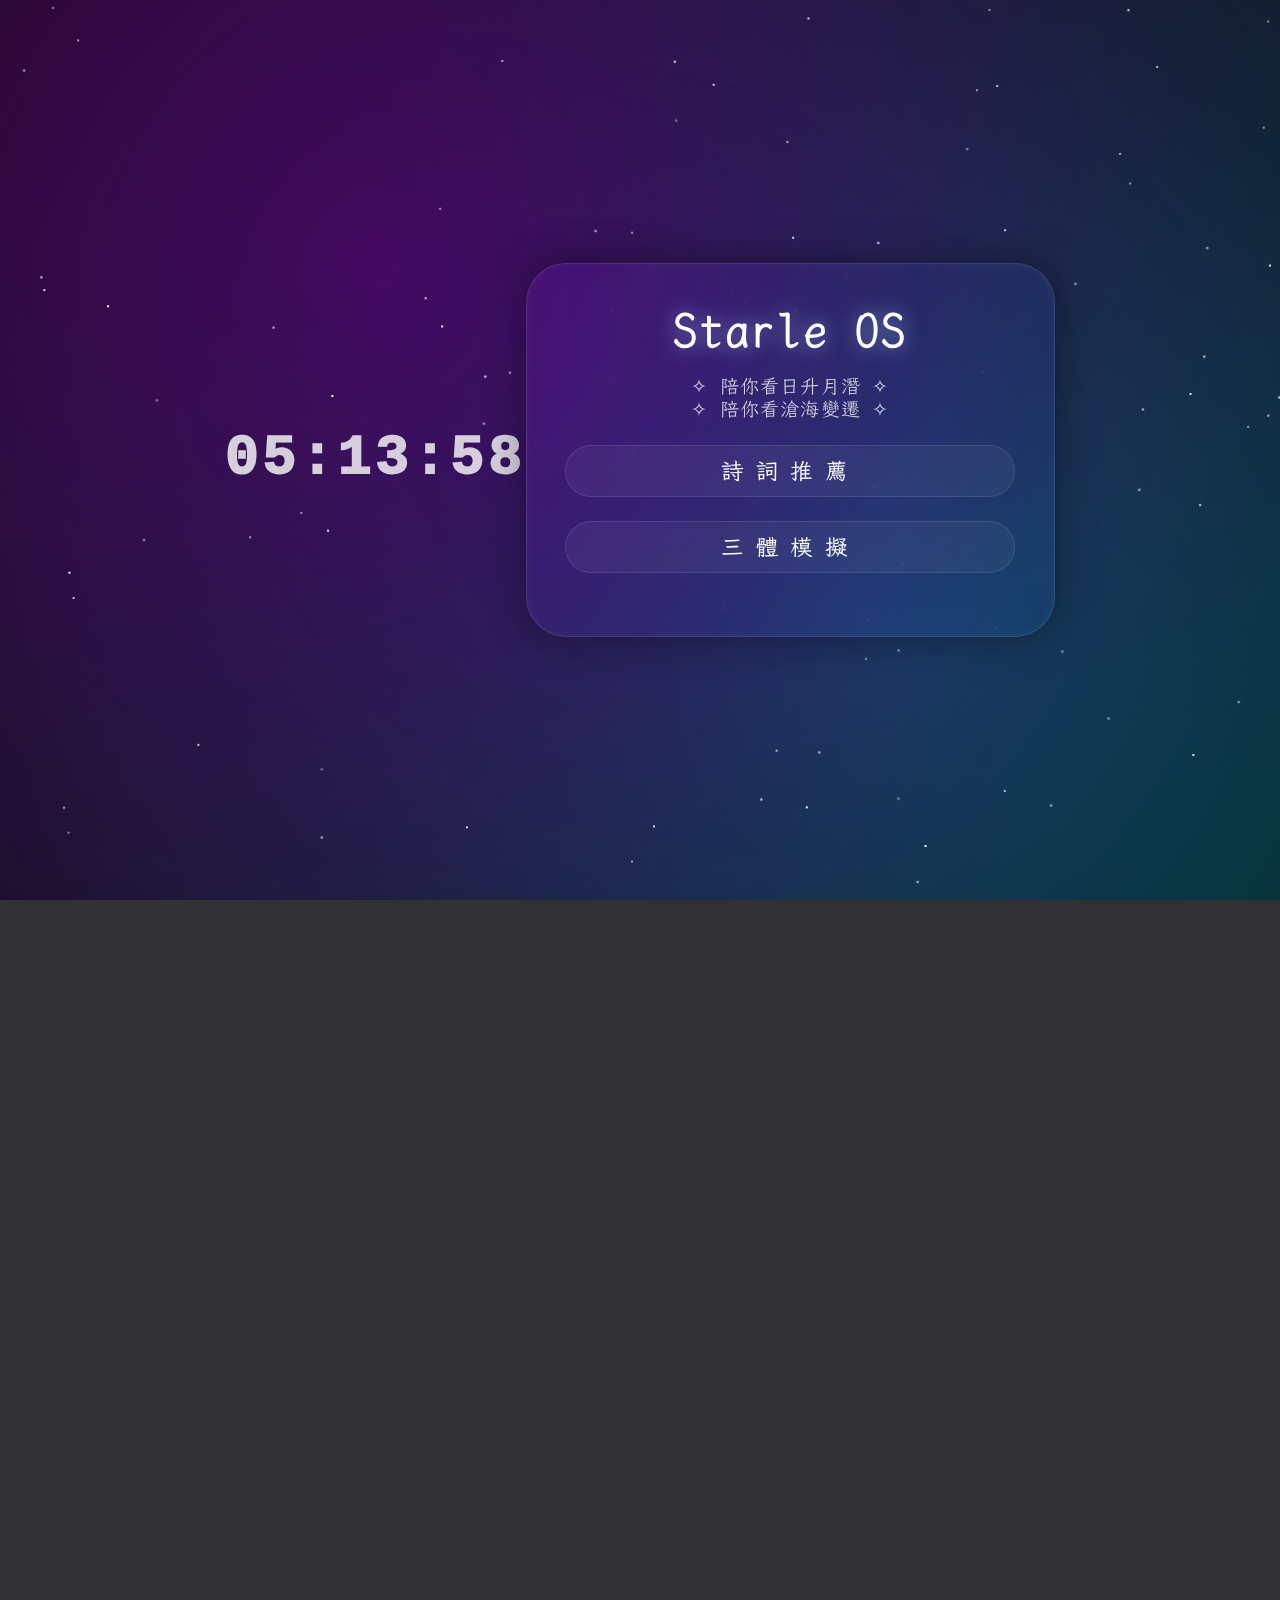
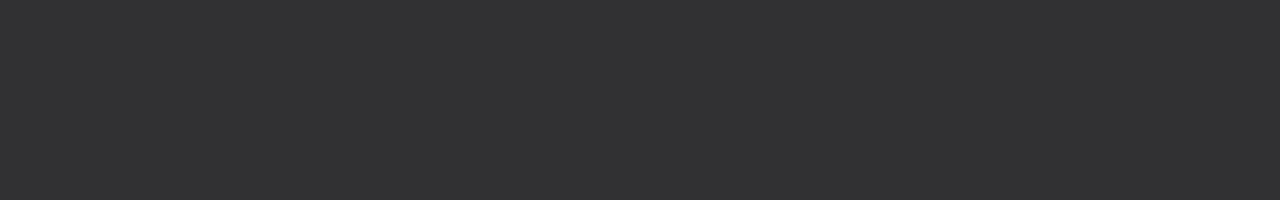
<file: index.html>
<!DOCTYPE html>
<html lang="zh-TW">

<head>

    <!-- 字元編碼 -->
    <meta charset="UTF-8">
    <!-- 作者資訊 -->
    <meta name="author" content="Starle">
    <!-- 網頁描述 -->
    <meta name="description" content="">
    <!-- 關鍵字 -->
    <meta name="keywords" content="">
    <!-- 響應式設計 -->
    <meta name="viewport" content="width=device-width, initial-scale=1.0">
    <!-- 最後修改日期 -->
    <meta name="revised" content="2026/4/17">
    <!-- 網頁標題 -->
    <title>Starle OS</title>

    <!-- 引入 CSS -->
    <link rel="stylesheet" href="./src/index/index.css">    

</head>

<body>
    <!-- 主容器 -->
    <div class="main-wrapper">

        <section class="page-section">
            <!-- 星雲背景 -->
            <div class="nebula"></div>
            <!-- 星星背景 -->
            <div class="stars"></div>
            <!-- 流星 -->
            <div class="sstar-container"></div>
            <!-- 時鐘 -->
            <div class="clock">
                <div class="time">00:00:00</div>
                <div class="date">000.00.00</div>
            </div>
            <!-- 玻璃面板 -->
            <main class="glass-panel">
                <header>
                    <!-- 網頁主標題 -->
                    <h1>Starle OS</h1>
                    <!-- 網頁副標題 -->
                    <div class="subtitle">
                        ✧ 陪你看日升月潛 ✧<br/>
                        ✧ 陪你看滄海變遷 ✧
                    </div>
                </header>
                <!-- 導覽列 -->
                <nav class="nav-list">
                    <a href="./src/poem/poem.html" class="nav-item">詩詞推薦</a>
                    <a href="./src/threebody/threebody.html" class="nav-item">三體模擬</a>
                </nav>
            </main>
        </section>

        <section class="page-section" id="about">
            <h1 style="font-family: var(--font-chinese)">關於我</h1>
            <p>你好啊，，，</p>
        </section>

    </div>

    <!-- 引入 JavaScript -->
    <script src="./src/index/index.js" ></script>
    <script src="./src/index/main.js" ></script>
    
</body>

</html>
</file>
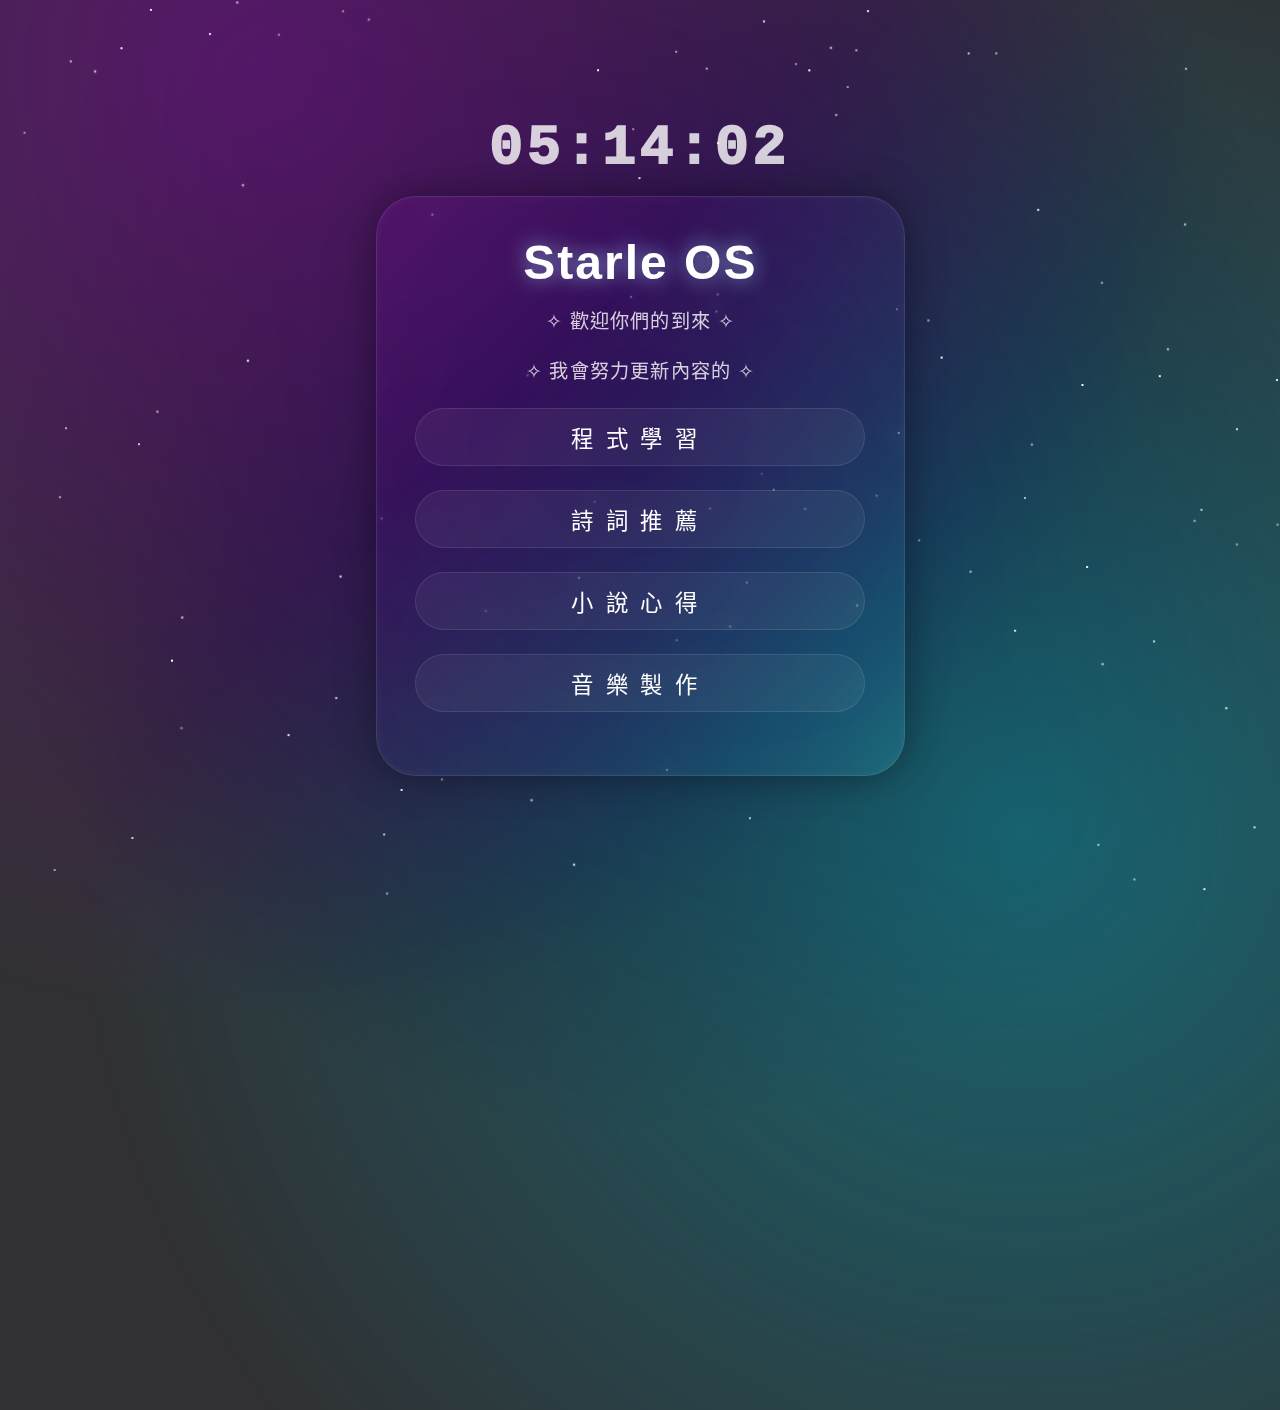
<file: src/index.html>
<!DOCTYPE html>
<html lang="zh-TW">

<head>

    <!-- 網頁標籤 -->
    <meta charset="UTF-8">  <!-- 字元編碼 -->
    <meta name="author" content="Starle">   <!-- 作者資訊 -->
    <meta name="description" content="這裡是我的個人網站，歡迎大家來訪！">  <!-- 網頁描述 -->
    <meta name="keywords" content="Starle, 個人網站, 小說心得, 程式碼"> <!-- 關鍵字 -->
    <meta name="viewport" content="width=device-width, initial-scale=1.0, user-scalable=no">    <!-- 響應式設計 -->
    <meta name="revised" content="2026/1/23">   <!-- 最後修改日期 -->
    <title>Starle OS</title> <!-- 網頁標題 -->

    <!-- 引入CSS -->
    <link rel="stylesheet" href="index.css">    

</head>

<body>

    <div class="nebula"></div>  <!-- 星雲背景 -->
    <div class="stars"></div>   <!-- 星星背景 -->

    <div class="container">   <!-- 容器 -->

        <div class="clock"> <!-- 時鐘 -->

            <div class="time">00:00:00</div>
            <div class="date">000.00.00</div>

        </div>   

        <div class="glass-panel">   <!-- 玻璃面板 -->

            <header>

                <h1>Starle OS</h1>  <!-- 網頁主標題 -->
                <div class="subtitle">✧ 歡迎你們的到來 ✧<br/><br/>✧ 我會努力更新內容的 ✧</div>  <!-- 網頁副標題 -->

            </header>

            <div class="nav-list">  <!-- 導覽列 -->

                <a href="code.html" class="nav-item">程式學習</a>
                <a href="poem.html" class="nav-item">詩詞推薦</a>
                <a href="novel.html" class="nav-item">小說心得</a>
                <a href="music.html" class="nav-item">音樂製作</a>

            </div>

        </div>

    </div>

    <script src="index.js" ></script> <!-- 引入JavaScript -->
    
</body>

</html>
</file>
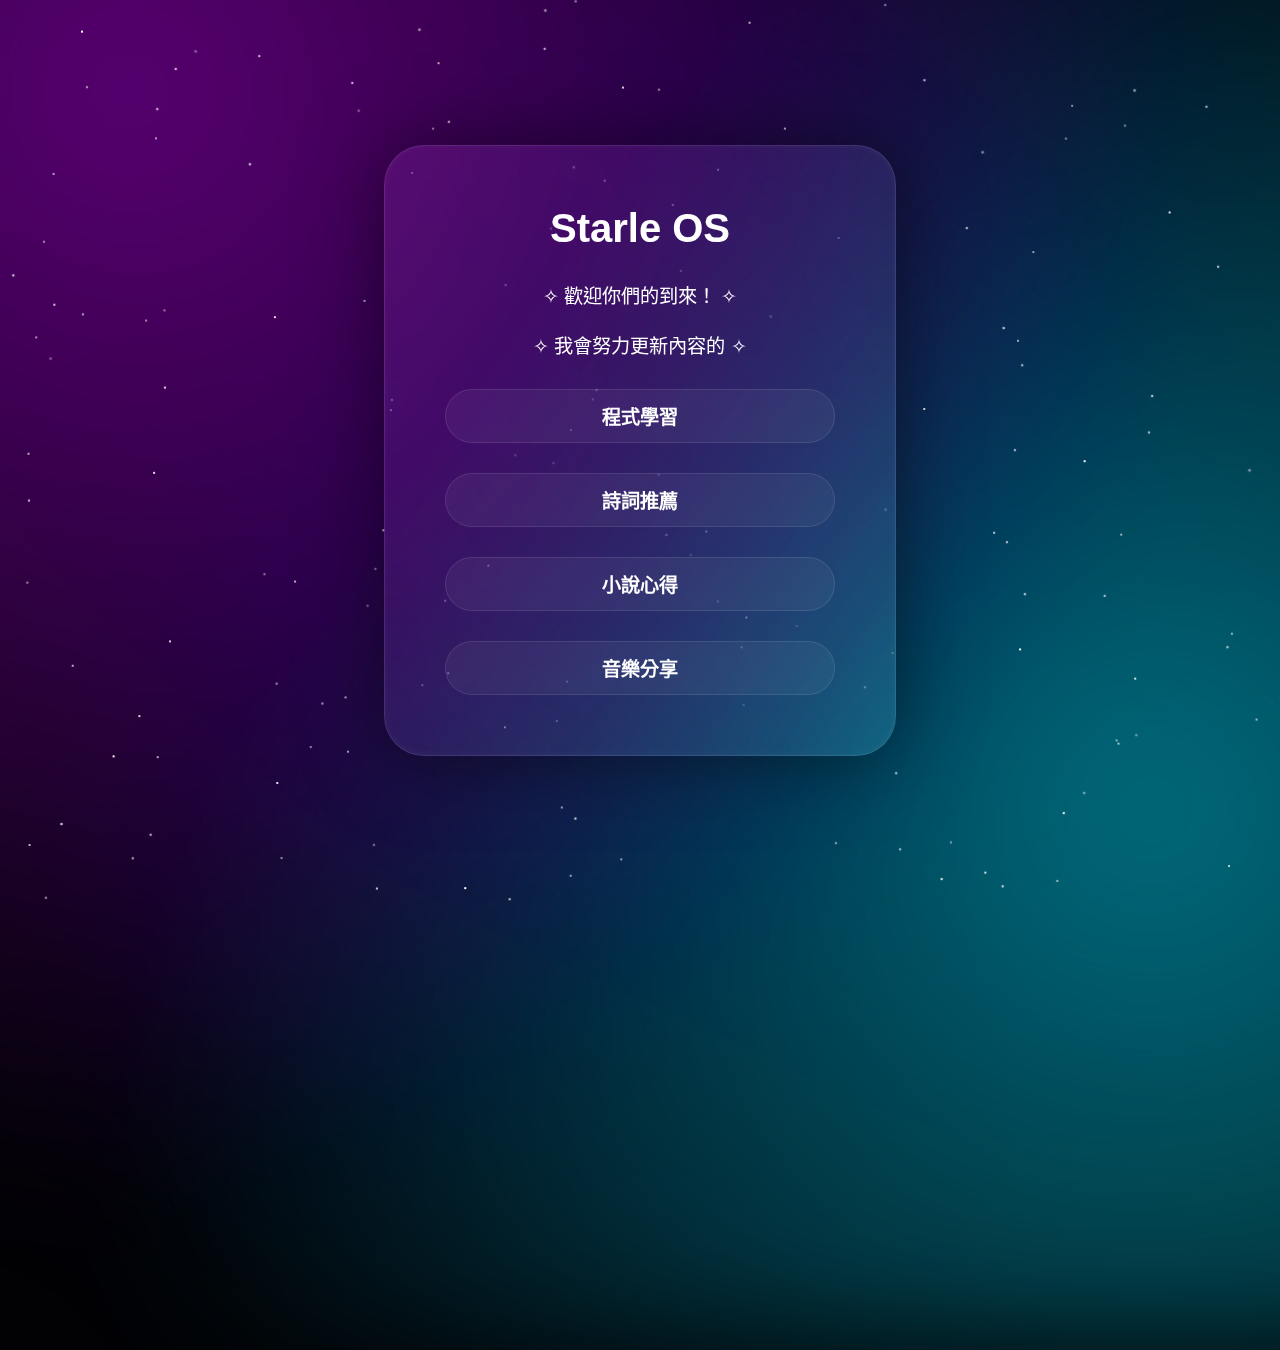
<file: StarleOS/index.html>
<!DOCTYPE html>
<html lang="zh-TW">

<head>

    <!-- 網頁標籤 -->
    <meta charset="UTF-8">  <!-- 字元編碼 -->
    <meta name="author" content="Starle">   <!-- 作者資訊 -->
    <meta name="description" content="這裡是我的個人網站，歡迎大家來訪！">  <!-- 網頁描述 -->
    <meta name="keywords" content="Starle, 個人網站, 小說心得, 程式碼"> <!-- 關鍵字 -->
    <meta name="viewport" content="width=device-width, initial-scale=1.0, user-scalable=no">    <!-- 響應式設計 -->
    <meta name="revised" content="2026/1/23">   <!-- 最後修改日期 -->
    <title>Starle OS</title> <!-- 網頁標題 -->

    <!-- 引入網頁風格 -->
    <link rel="stylesheet" href="index.css">    

</head>

<body>

    <div class="nebula"></div>  <!-- 星雲背景 -->
    <div class="stars"></div>   <!-- 星星背景 -->

    <div class="glass-panel">   <!-- 玻璃面板 -->

        <header>

            <h1>Starle OS</h1>  <!-- 網頁主標題 -->
            <div class="subtitle">✧ 歡迎你們的到來！ ✧<br/><br/>✧ 我會努力更新內容的 ✧</div>  <!-- 網頁副標題 -->

        </header>

        <div class="nav-list">  <!-- 導覽列 -->

            <a href="code.html" class="nav-item">程式學習</a>
            <a href="poem.html" class="nav-item">詩詞推薦</a>
            <a href="novel.html" class="nav-item">小說心得</a>
            <a href="music.html" class="nav-item">音樂分享</a>

        </div>

    </div>

    <script src="star.js" ></script> <!-- 引入星星動畫腳本 -->
    
</body>

</html>
</file>
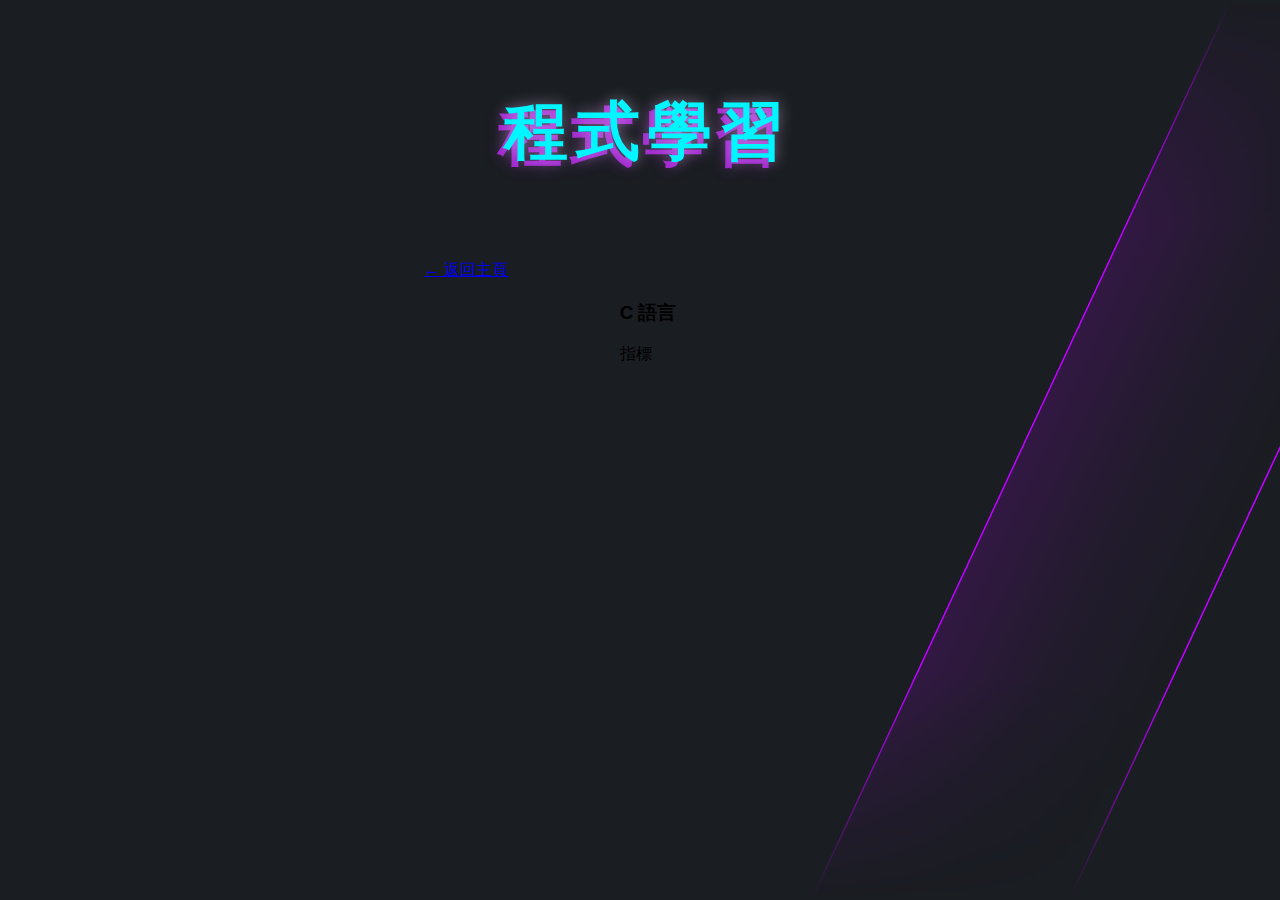
<file: code.html>
<!DOCTYPE html>
<html>

<head>

    <meta charset="UTF-8">
    <meta name="author" content="Starle">
    <meta name="viewport" content="width=device-width, initial-scale=1.0, user-scalable=no">
    <title>Starle OS — 程式學習</title>

    <!-- 引入網頁風格 -->
    <link rel="stylesheet" href="code.css">

</head>

 <body>

    <div class="purple-light">	<!-- 紫光容器 -->

        <div class="purple-light-1"></div>	<!-- 右下 -->
        <div class="purple-light-2"></div>	<!-- 左中 -->
        <div class="purple-light-3"></div>	<!-- 左上 -->

    </div>
    
    <header>	<!-- 標題 -->

        <h1>程式學習</h1>
        <a href="index.html" class="back-link">← 返回主頁</a>

    </header>

    <main class="main">

        <div class="card">

            <h3>C 語言</h3>
            <p>指標</p>

        </div>

    </main>
        
        
</body>

</html>
</file>
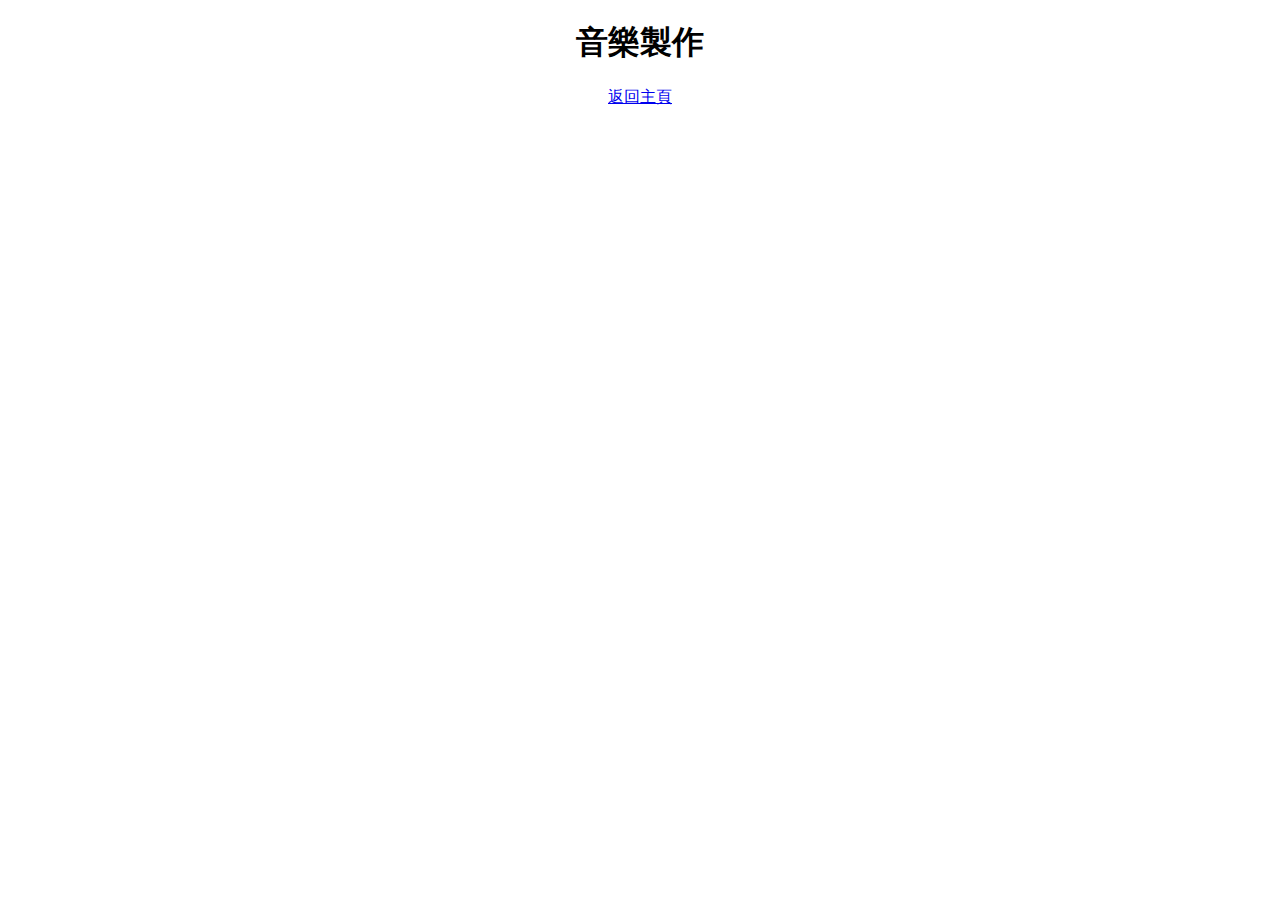
<file: music.html>
<!DOCTYPE html>
<html>

<head>

    <meta charset="UTF-8">
    <meta name="author" content="Starle">
    <meta name="viewport" content="width=device-width, initial-scale=1.0, user-scalable=no">
    <title>Starle OS — 音樂製作</title>

</head>

<body>

    <div style="text-align:center;">

        <h1>音樂製作</h1>
        <a href="index.html">返回主頁</a>

    </div>
        
        
</body>

</html>
</file>
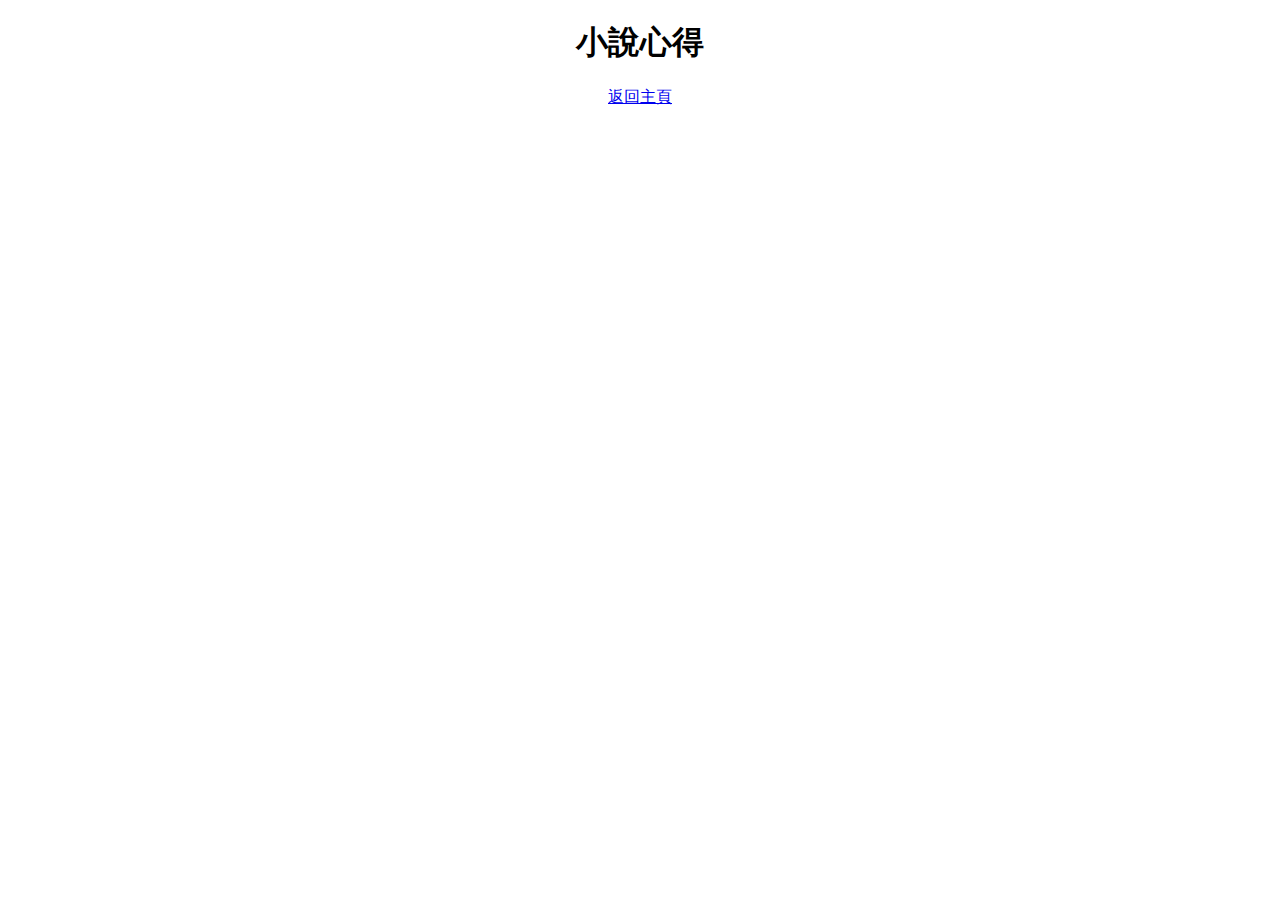
<file: novel.html>
<!DOCTYPE html>
<html>

    <head>

        <meta charset="UTF-8">
        <meta name="author" content="Starle">
        <meta name="description" content="這裡是我的個人網站，歡迎大家來訪！">
        <meta name="keywords" content="Starle, 個人網站, 小說心得, 程式碼">
        <meta name="revised" content="2026/1/23">
        <meta name="viewport" content="width=device-width, initial-scale=1.0, user-scalable=no">
        <title>Starle的冒險筆記—小說心得</title>

    </head>

    <body>

        <div style="text-align:center;">

            <h1>小說心得</h1>
            <a href="index.html">返回主頁</a>

        </div>
        
        
    </body>

</html>
</file>
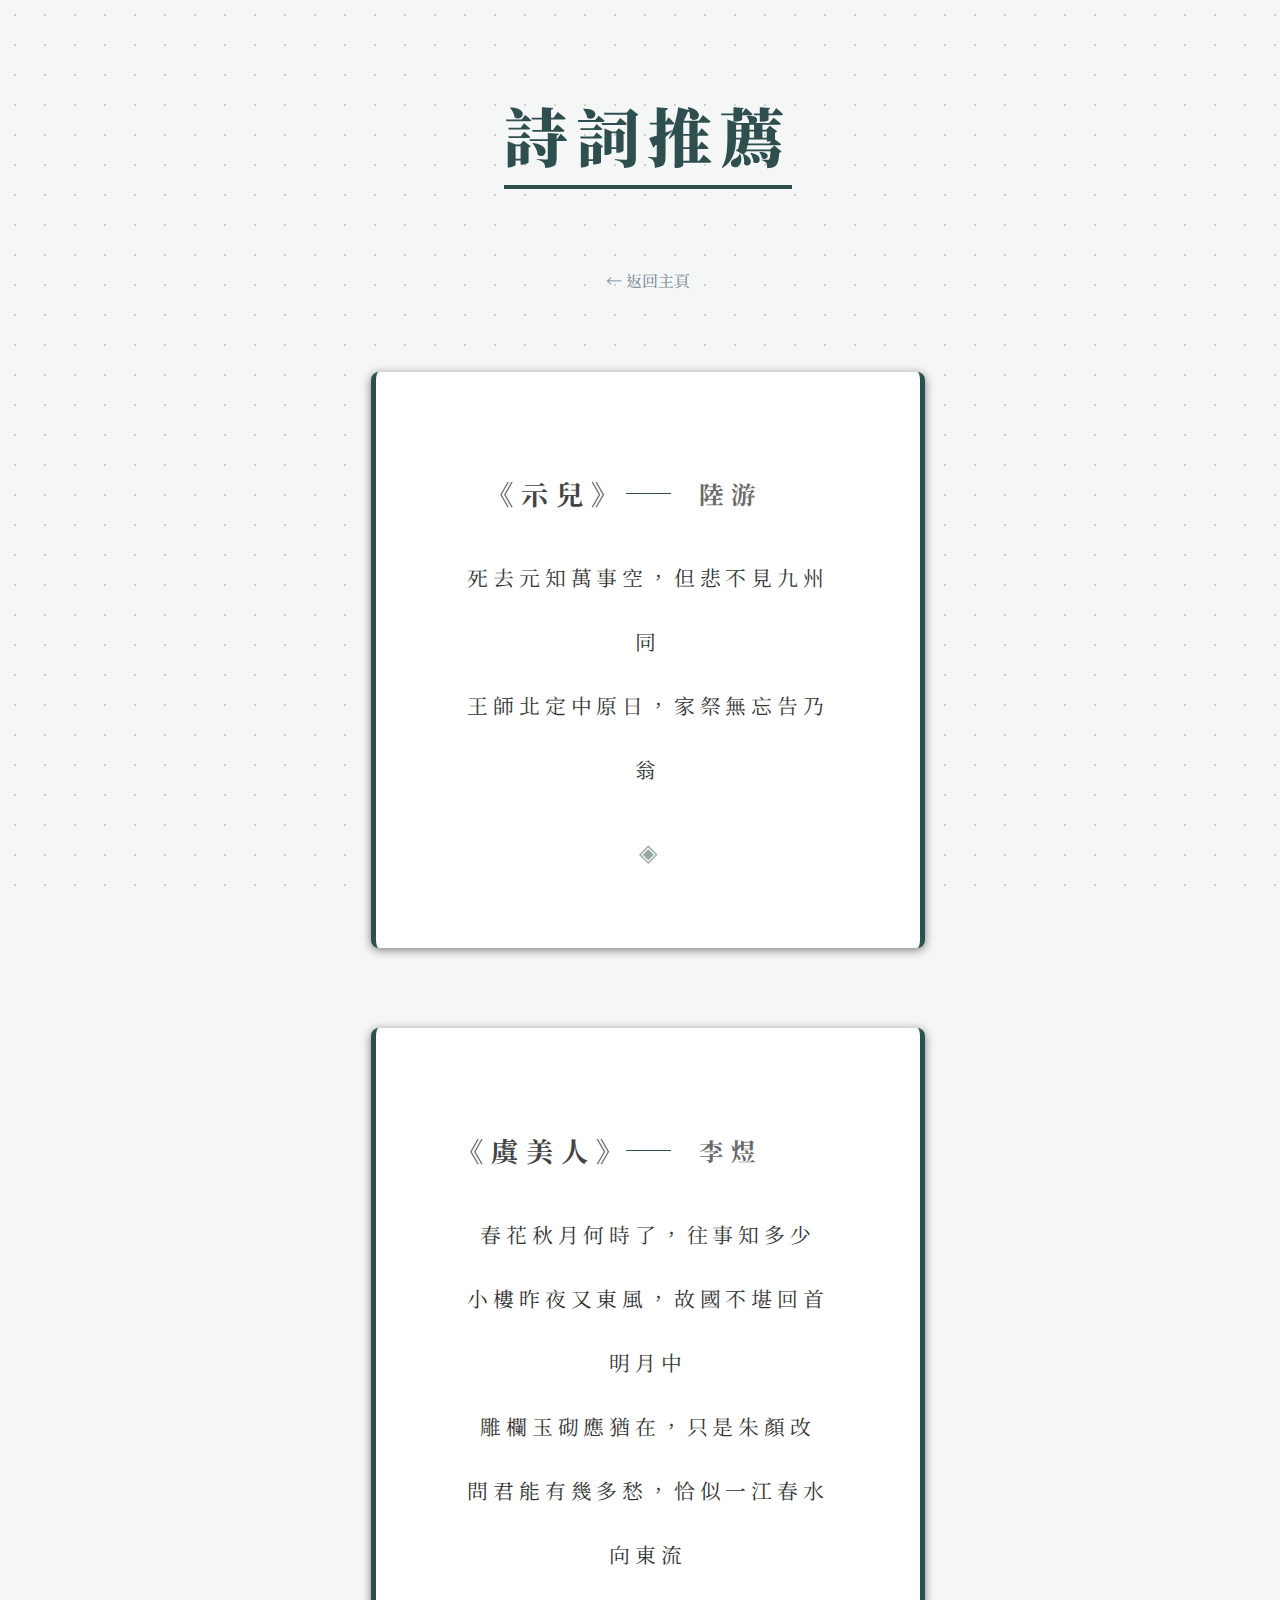
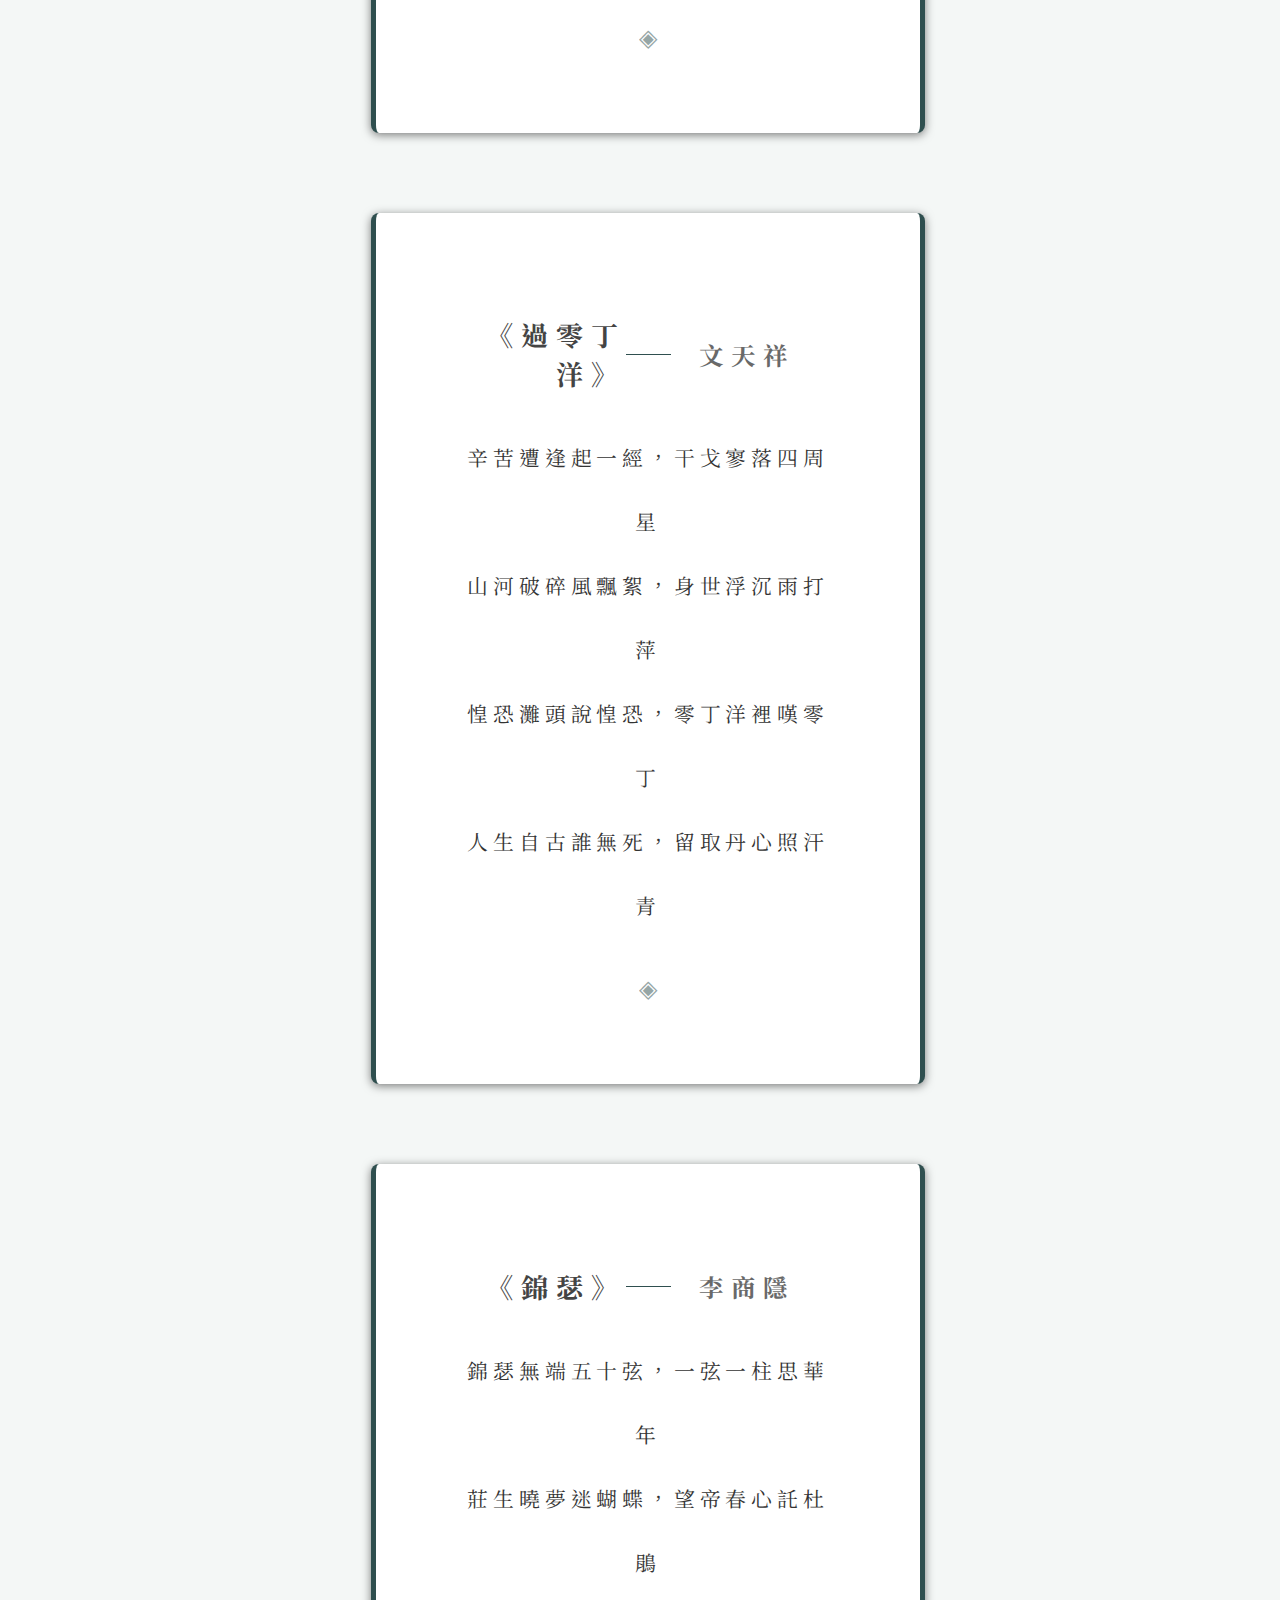
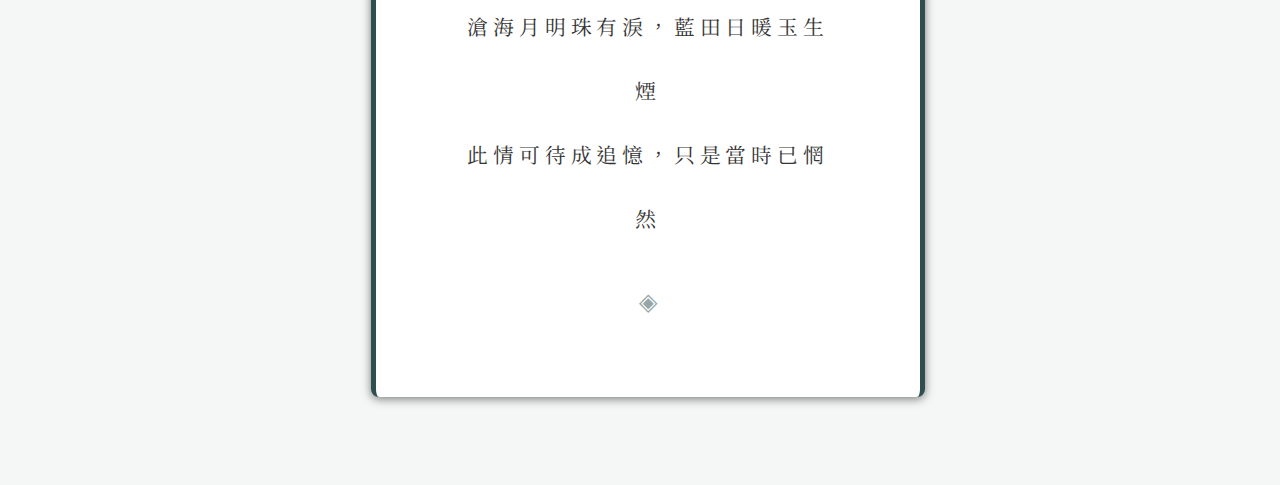
<file: poem.html>
<!DOCTYPE html>
<html lang="zh-TW">

<head>

    <meta charset="UTF-8">
    <meta name="author" content="Starle">
    <meta name="viewport" content="width=device-width, initial-scale=1.0, user-scalable=no">
    <title>Starle OS — 詩詞推薦</title>

    <!-- 引入中文字型 -->
    <link href="https://fonts.googleapis.com/css2?family=Noto+Serif+TC:wght@400;700&display=swap" rel="stylesheet">
    
    <!-- 引入CSS -->
    <link rel="stylesheet" href="poem.css">

</head>

<body>

    <h1>詩詞推薦</h1>   <!-- 網頁主標題 -->
    <a href="index.html" class="back-link">← 返回主頁</a>   <!-- 返回主頁連結 -->

    <div class="poem-card">   <!-- 詩詞卡片 -->  
        <h2 class="poem-title"> <!-- 詩詞標題 -->
            <span class="title-text">《示兒》</span>  <!-- 詩詞名稱 -->
            <span class="divider"></span>   <!-- 分隔線 -->
            <span class="author">&nbsp&nbsp陸游</span>   <!-- 作者名稱 --> 
        </h2>
        <p>  <!-- 詩詞內容 -->
            死去元知萬事空，但悲不見九州同<br/>
            王師北定中原日，家祭無忘告乃翁
        </p>
    </div>

    <div class="poem-card">
        <h2 class="poem-title">
            <span class="title-text">《虞美人》</span>
            <span class="divider"></span>
            <span class="author">&nbsp&nbsp李煜</span> 
        </h2>
        <p>
            春花秋月何時了，往事知多少<br/>
            小樓昨夜又東風，故國不堪回首明月中<br/>
            雕欄玉砌應猶在，只是朱顏改<br/>
            問君能有幾多愁，恰似一江春水向東流
        </p>
    </div>

    <div class="poem-card">
        <h2 class="poem-title">
            <span class="title-text">《過零丁洋》</span>
            <span class="divider"></span>
            <span class="author">&nbsp&nbsp文天祥</span> 
        </h2>
        <p>
            辛苦遭逢起一經，干戈寥落四周星<br/>
            山河破碎風飄絮，身世浮沉雨打萍<br/>
            惶恐灘頭說惶恐，零丁洋裡嘆零丁<br/>
            人生自古誰無死，留取丹心照汗青
        </p>
    </div>

    <div class="poem-card">
        <h2 class="poem-title">
            <span class="title-text">《錦瑟》</span>
            <span class="divider"></span>
            <span class="author">&nbsp&nbsp李商隱</span> 
        </h2>
        <p>
            錦瑟無端五十弦，一弦一柱思華年<br/>
            莊生曉夢迷蝴蝶，望帝春心託杜鵑<br/>
            滄海月明珠有淚，藍田日暖玉生煙<br/>
            此情可待成追憶，只是當時已惘然
        </p>
    </div>
        
</body>

</html>
</file>
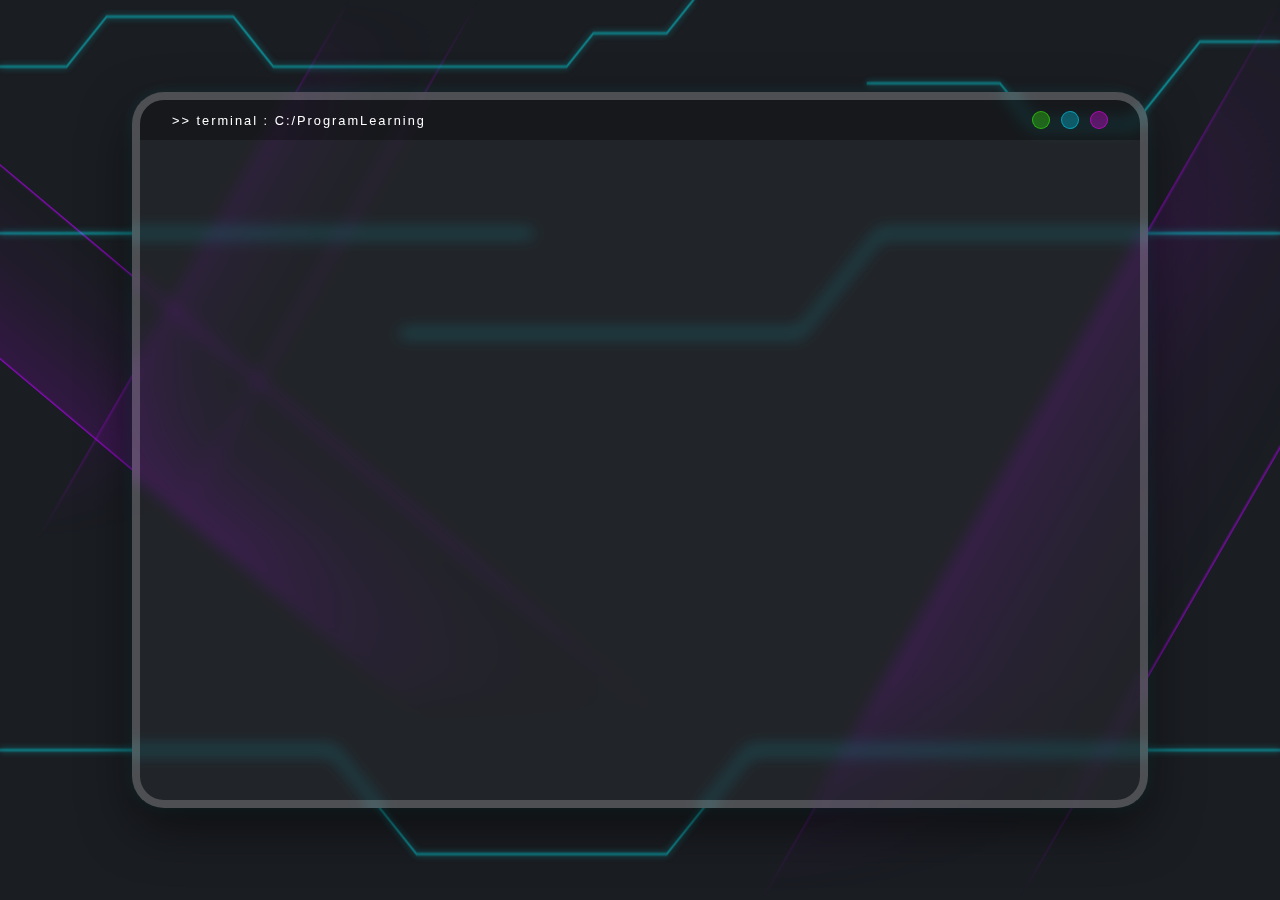
<file: src/code.html>
<!DOCTYPE html>
<html lang="zh-TW">

<head>

    <meta charset="UTF-8">
    <meta name="author" content="Starle">
    <meta name="viewport" content="width=device-width, initial-scale=1.0">
    <title>Starle OS — 程式學習</title>

    <!-- 引入CSS -->
    <link rel="stylesheet" href="./code.css">

</head>

<body>

    <!-- 紫光容器 -->
    <div class="purple-light">

        <div class="purple-light-1"></div>	<!-- 右下 -->
        <div class="purple-light-2"></div>	<!-- 左中 -->
        <div class="purple-light-3"></div>	<!-- 左上 -->

    </div>

    <!-- 藍線 SVG -->
    <svg class="svg-lines" viewBox="0 0 1920 1080" preserveAspectRatio="none">

        <!-- 個別畫出藍線路徑 -->
        <path class="blue-line" d="M -200 80 L 100 80 L 160 20 L 350 20 L 410 80 L 850 80 L 890 40 L 1000 40 L 1100 -60" />
        <path class="blue-line" d="M 1300 100 L 1500 100 L 1550 150 L 1700 150 L 1800 50 L 2200 50" />
        <path class="blue-line" d="M -200 280 L 800 280" />
        <path class="blue-line" d="M 600 400 L 1200 400 L 1320 280 L 2200 280" />
        <path class="blue-line" d="M -200 900 L 500 900 L 625 1025 L 1000 1025 L 1125 900 L 2200 900" />

    </svg>

    <!-- 終端機面板 -->
    <main class="terminal-panel">

        <!-- 頂部控制欄 -->
        <div class="title-bar">

            <span class="terminal-name">>> terminal : C:/ProgramLearning</span>

            <!-- 按鈕控制 -->
            <div class="control-container">

                <span class="control-button min-button"></span>
                <span class="control-button max-button"></span>
                <span class="control-button close-button"></span>

            </div>

        </div>

    </main>
        
    <!-- 引入JavaScript -->
    <script src="./code.js" ></script>
        
</body>

</html>
</file>
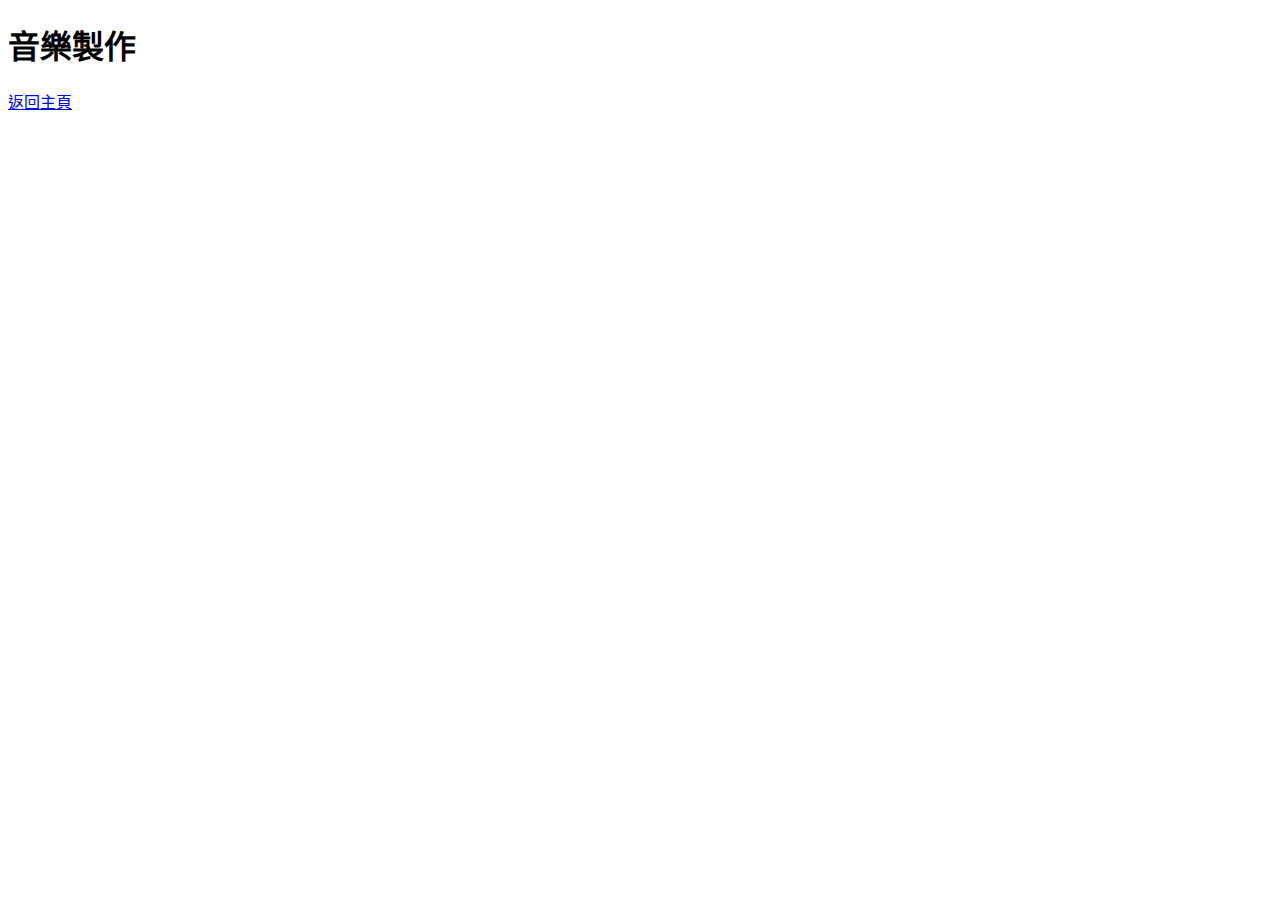
<file: src/music.html>
<!DOCTYPE html>
<html lang="zh-TW">

<head>

    <meta charset="UTF-8">
    <meta name="author" content="Starle">
    <meta name="viewport" content="width=device-width, initial-scale=1.0">
    <title>Starle OS — 音樂製作</title>

</head>

<body>

    <div>

        <h1>音樂製作</h1>
        <a href="../index.html">返回主頁</a>

    </div>
        
        
</body>

</html>
</file>
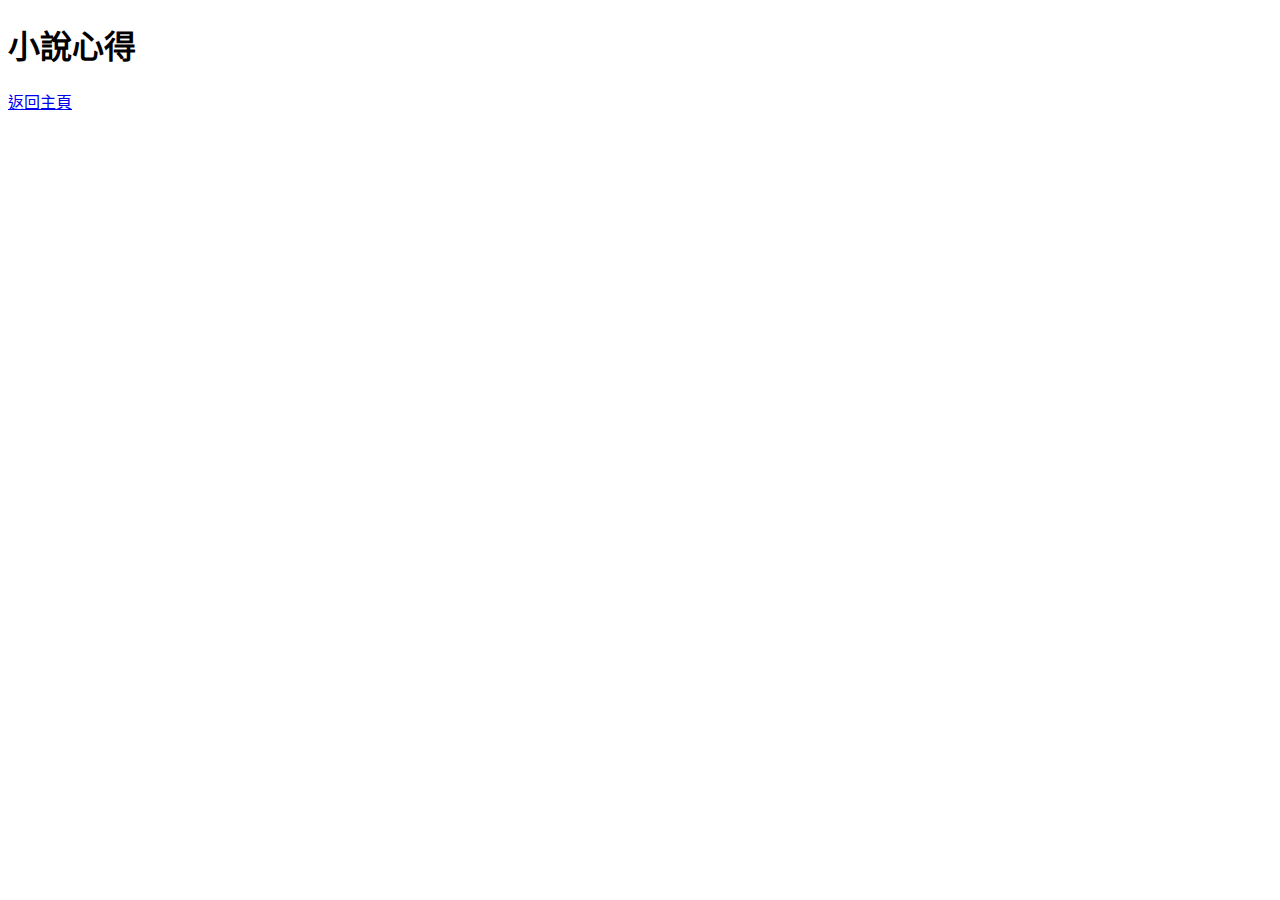
<file: src/novel.html>
<!DOCTYPE html>
<html lang="zh-TW">

<head>

    <meta charset="UTF-8">
    <meta name="author" content="Starle">
    <meta name="viewport" content="width=device-width, initial-scale=1.0">
    <title>Starle OS — 小說心得</title>

</head>

<body>

    <div">

        <h1>小說心得</h1>
        <a href="../index.html">返回主頁</a>

    </div>
        
        
</body>

</html>
</file>
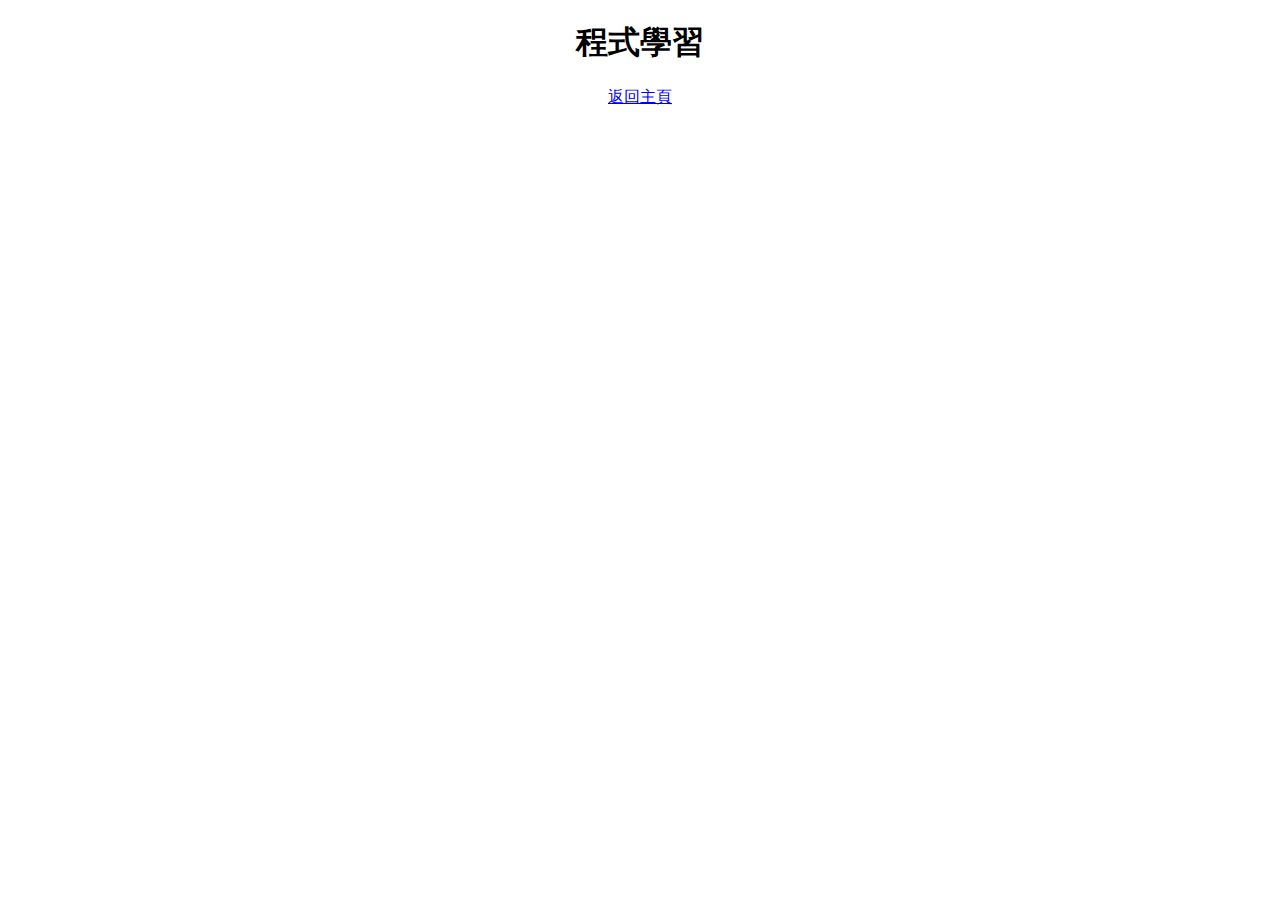
<file: StarleOS/code.html>
<!DOCTYPE html>
<html>

<head>

    <meta charset="UTF-8">
    <meta name="author" content="Starle">
    <meta name="viewport" content="width=device-width, initial-scale=1.0, user-scalable=no">
    <title>Starle OS—程式學習</title>

</head>

 <body>

    <div style="text-align:center;">

        <h1>程式學習</h1>
        <a href="index.html">返回主頁</a>

    </div>
        
        
</body>

</html>
</file>
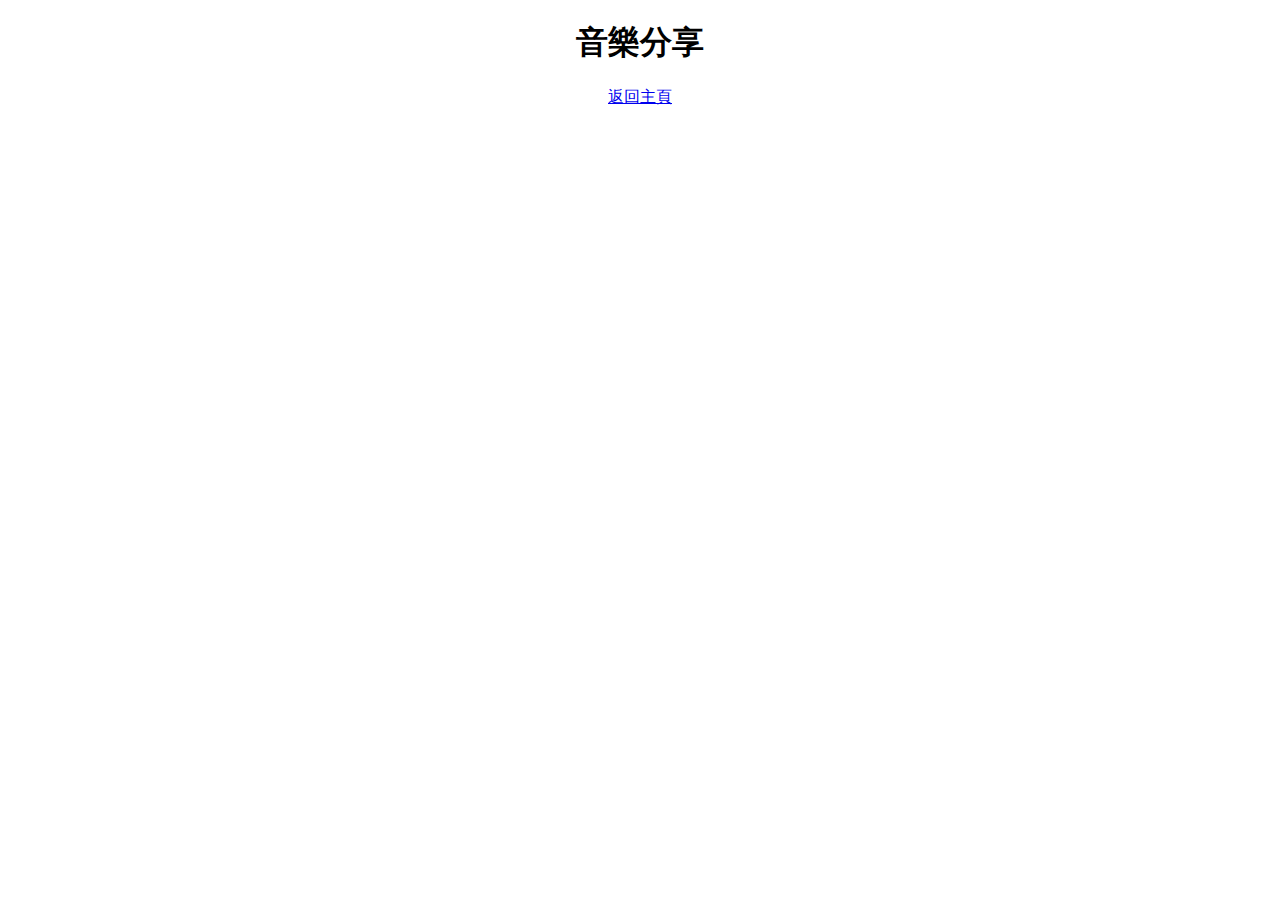
<file: StarleOS/music.html>
<!DOCTYPE html>
<html>

<head>

    <meta charset="UTF-8">
    <meta name="author" content="Starle">
    <meta name="viewport" content="width=device-width, initial-scale=1.0, user-scalable=no">
    <title>Starle OS—音樂分享</title>

</head>

<body>

    <div style="text-align:center;">

        <h1>音樂分享</h1>
        <a href="index.html">返回主頁</a>

    </div>
        
        
</body>

</html>
</file>
<file: src/index/index.css>
/* 引入字體 */
@import url('https://fonts.googleapis.com/css2?family=LXGW+WenKai+Mono+TC&family=Montserrat:ital,wght@0,100..900;1,100..900&display=swap');
@import url('./main.css');

:root {
    --text-primary: rgb(255, 255, 255);
    --text-secondary: rgba(255, 255, 255, 0.8);
    --glass-bg: rgba(255, 255, 255, 0.03);
    --glass-navbg: rgba(255, 255, 255, 0.05);
    --glass-border: rgba(255, 255, 255, 0.1);
    --glow-blue: rgba(165, 216, 255, 0.65);
    --glow-wblue: rgba(165, 216, 255, 0.3);
    
    --font-main: 'Trebuchet MS', 'LXGW WenKai Mono TC', sans-serif;
    --font-chinese: 'LXGW WenKai Mono TC', serif;

    --layer-background: 1;
    --layer-content: 2;
}

body::-webkit-scrollbar {
    display: none;
}

::-webkit-scrollbar {
    width: 0px;
    background: transparent;
    display: none;
}

html, body {
    height: 100%;
    width: 100%;
    margin: 0;
    padding: 0;
    
    /* 啟動 Y 軸吸附 */
    scroll-snap-type: y mandatory;
    scroll-behavior: smooth;
    overflow-y: scroll;
    overflow-x: hidden;

    background: #020205d0;
    perspective: 1000px;

    font-size: 16px;
    font-family: var(--font-main);
    color: var(--text-primary);

    -webkit-user-select: none;
    user-select: none;
}

.page-section {
    display: flex;
    position: relative;
    width: 100vw;
    height: 100vh;
    align-items: center;
    justify-content: center;
    /* 捲動到此處時自動對齊頂部 */
    scroll-snap-align: start;
    overflow: hidden;
}

.container {
    display: flex;
    /* 調換主軸方向呈垂直 */
    flex-direction: column;
    align-items: center;
    justify-content: center;
    width: 100vw;
    height: 100vh;
}

/* 響應式設計 */
/* 當螢幕寬度小於 768px 或高度小於 650px 時觸發 */
@media screen and (max-width: 768px), screen and (max-height: 650px) {

}
</file>
<file: src/index.css>
/* ===== 1. 基礎設定 ===== */

/* 顏色設定 */
:root {
    --text-primary: rgb(255, 255, 255);
    --text-secondary: rgba(255, 255, 255, 0.8);
    --glass-bg: rgba(255, 255, 255, 0.03);
    --glass-border: rgba(255, 255, 255, 0.1);
    --glow-blue: rgba(165, 216, 255, 0.65);
}

/* 全局樣式 */
body {
    display: flex;
    align-items: center;
    justify-content: center;

    margin: 0;
    padding: 0;
    width: 100vw;
    height: 100vh;

    overflow: hidden;
    background: #020205d0;
    perspective: 1000px;  /* 設置透視效果 */

    font-size: 16px;      /* 基本字體大小 */
    font-family: 'Trebuchet MS', 'LXGW WenKai Mono TC', sans-serif;
    color: var(--text-primary);

    /* 禁止選取文字 */
    -webkit-user-select: none;
    -moz-user-select: none;
    -ms-user-select: none;
    user-select: none;
}


/* ====== 2. 背景與特效 ====== */

/* 星雲背景 */
.nebula {
    z-index: -3;
    position: fixed;

    /* 擴展到視窗外 */
    width: 150vmax;
    height: 150vmax;    

    /* 星雲漸變背景 */
    background:
        radial-gradient(circle at 30% 30%, rgba(125, 0, 155, 0.7) 0%, transparent 50%),
        radial-gradient(circle at 70% 70%, rgba(0, 150, 168, 0.7) 0%, transparent 50%),
        radial-gradient(circle at 50% 50%, rgb(20, 0, 40) 0%, transparent 50%);
    filter: contrast(1.2);
    mix-blend-mode: screen;
    opacity: 0.7;
    pointer-events: none;

    /* animation: nebula-flow 20s linear infinite; */

    /* 效能優化 */
    contain: strict;
    will-change: transform;
    backface-visibility: hidden;
    transform: translate3d(0, 0, 0);
}

/* 星星背景 */
.stars {
    z-index: -2;
    position: fixed;
    top: 0; left: 0;
    width: 1.5px; height: 1.5px;
    pointer-events: none;
    /* animation: star-twinkle 5s infinite; */

    will-change: transform;
    backface-visibility: hidden;
    transform: translate3d(0, 0, 0);
}

/* 流星背景 */
.shootingstars {
    z-index: -1;
    position: fixed;
    height: 2px;
    background: linear-gradient(-45deg, #ffffff, rgba(0, 212, 255, 0));
    filter: drop-shadow(0 0 6px #ffffff);
    pointer-events: none;
    animation: sstar-tail 3s linear infinite, sstar-shooting 3s linear infinite;

    will-change: transform;
    backface-visibility: hidden;
    transform: translate3d(0, 0, 0);
}


/* ===== 3. 佈局與元件 ====== */

/* 容器 */
.container {
    display: flex;
    flex-direction: column;    /* 調換主軸方向呈垂直 */
    align-items: center;
    justify-content: center;
    width: 100vw;
    height: 100vh;
    gap: 1rem;
}

/* 玻璃面板 */
.glass-panel {
    position: relative;

    width: 80%;
    max-width: 450px;
    height: fit-content;
    margin-bottom: 1.5rem;
    padding: clamp(1.5rem, 3vw, 3rem);
    border-radius: 2.5rem;

    background: var(--glass-bg);
    -webkit-backdrop-filter: blur(8px) saturate(80%);
    backdrop-filter: blur(8px) saturate(80%);  /* 背景模糊和飽和度 */
    border: 1px solid var(--glass-border);
    text-align: center;
    /* 陰影效果 */
    box-shadow: 0 0 40px rgba(0, 0, 0, 0.4),
        inset 0 0 10px rgba(255, 255, 255, 0.05);
    transition: all 1s cubic-bezier(0.34, 1.25, 0.64, 1);

    contain: content;
    will-change: backdrop-filter, opacity, transform;
}

/* 玻璃面板隱藏 */
.glass-panel.hidden {
    opacity: 0;
    pointer-events: none;
    transform: translateY(50vh) scale(0.9);
}

/* 導航項目樣式 */
.nav-item {
    display: block;
    margin: 1.5rem auto;
    padding: 0.75rem;
    border-radius: 3rem;
    background: rgba(255, 255, 255, 0.05);
    border: 1px solid var(--glass-border);

    text-decoration: none;
    color: var(--text-primary);
    font-size: clamp(0.7rem, 5vw, 1.4rem);
    font-weight: 500;
    letter-spacing: clamp(4px, 1vw, 15px);

    transition: all 0.4s cubic-bezier(0.4, 0, 0.2, 1);; 
}

/* 導航項目懸停效果 */
.nav-item:hover {
    background: rgba(255, 255, 255, 0.2);
    transform: scale(1.05);
    box-shadow: 0 0 20px rgba(165, 216, 255, 0.3);
}

/* 網頁主標題樣式 */
header h1 {
    position: relative;
    display: inline-block;   
    margin-top: 0;
    margin-bottom: 1rem;
    cursor: pointer;
    font-size: clamp(1.8rem, 8vw, 3rem);
    font-weight: 700;
    letter-spacing: 2px;
    text-shadow: 0 0 20px var(--glow-blue);
    transition: all 0.5s cubic-bezier(0.175, 0.885, 0.32, 1.275);
}

/* 主標題懸停效果 */
header h1:hover, header h1.keep-scale {
    /* !important 確保壓過滑鼠移開 */
    transform: scale(1.05) !important;
    text-shadow: 
        0 0 15px var(--text-secondary),
        0 0 30px var(--glow-blue)
        !important;
}

/* 主標題點擊反饋效果 */
header h1.clicked {
    transform: scale(0.95) !important;
}

/* 使用偽元素製作星星符號 (預設隱形) */
header h1::before, header h1::after {
    content: "✧";
    position: absolute;
    top: 50%;                                                   /* 垂直居中 -> 頂邊下拉 h1 的 50% */
    transform: translateY(-50%);                                /* 垂直居中 -> 以自身高度往上移動 50% */

    color: transparent;
    opacity: 0;
    
    background: linear-gradient(135deg, #3de7fd, #dd56ff);
    -webkit-background-clip: text;
    background-clip: text;                                      /* 背景裁剪到文字上 */
    filter: drop-shadow(0 0 5px rgba(255, 255, 255, 0.2));    /* 星星光暈效果 */
    transition: all 0.5s ease;
}

/* 左右邊的星星 */
header h1::before {left: -4rem;}
header h1::after {right: -4rem;}

/* 星星加上 .active 類別時 */
header h1.active::before, header h1.active::after {
    opacity: 1;
    transform: translateY(-50%) scale(1.2);
}

/* 網頁副標題樣式 */
header .subtitle {
    font-size: clamp(0.5rem, 3vw, 1.2rem);
    font-weight: 300;
    margin-bottom: 1.5rem;
    letter-spacing: 1.2px;
    color: var(--text-secondary);
}

/* 時鐘樣式 */
.clock {
    position: relative;
    margin-top: 1rem;
    font-family: 'Courier New', monospace;
    font-weight: 1000;
    color: var(--text-secondary);
    text-align: center;
    cursor: pointer;
    transition: all 1s cubic-bezier(0.34, 1.16, 0.64, 1);
}

/* 時鐘時間樣式 */
.clock .time {
    font-size: clamp(2.5rem, 10vw, 3.5rem);
    letter-spacing: 4px;
    transition: all 0.8s ease;
}

/* 時鐘日期樣式 (預設隱藏) */
.clock .date {
    height: 0;
    opacity: 0;
    overflow: hidden;
    transition: all 0.5s ease;
}

/* 時鐘展開樣式 */
.clock.expanded {
    transform: translateY(40vh);
}

/* 時鐘時間展開樣式 */
.clock.expanded .time {
    font-size: clamp(3.5rem, 15vw, 8rem);
    color: var(--text-secondary);
    text-shadow: 0 0 20px var(--glow-blue);
}

/* 時鐘日期展開樣式 */
.clock.expanded .date {
    height: auto;
    opacity: 1;
    font-size: clamp(1.2rem, 5vw, 2rem);
    margin: 2.5rem;
}

/* 三體圖案大圓 */
.three-body {
    display: flex;
    position: fixed;
    align-items: center;
    justify-content: center;

    bottom: 2rem;
    left: 2rem;
    width: 100px;
    height: 100px;

    opacity: 0.5;
    cursor: pointer;

    will-change: transform;
    backface-visibility: hidden;
    transform: translate3d(0, 0, 0);
    transition: all 0.5s ease;
}

.three-body:hover {
    opacity: 0.8;
}

/* 三體圖案大圓 */
.three-body .big-circle {
    display: flex;
    position: absolute;
    align-items: center;
    justify-content: center;

    width: 100%;
    height: 100%;
    border: 2px solid var(--text-secondary);
    border-radius: 50%;

    animation: three-body-rotate 10s linear infinite;
}

/* 三體圖案中圓 */
.three-body .mid-circle {
    display: flex;
    position: absolute;
    align-items: center;
    justify-content: center;

    width: 50%;
    height: 50%;
    left: -2%;
    border: 2px solid var(--text-secondary);
    border-radius: 50%;

    animation: three-body-rotate 3s linear infinite reverse;
}

/* 三體圖案小圓 */
.three-body .small-circle {
    display: flex;
    position: absolute;
    align-items: center;
    justify-content: center;

    width: 50%;
    height: 50%;
    left: 45.5%;
    border: 2px solid var(--text-secondary);
    border-radius: 50%;
}


/* ===== 4. 動畫定義 ====== */

/* 星雲流動動畫 */
@keyframes nebula-flow {
    /* 旋轉並放大 */
    from {transform: rotate(0deg) scale(1);}
    to {transform: rotate(360deg) scale(1);}
}

/* 星星閃爍動畫 */
@keyframes star-twinkle {
    /* 透明度變化 */
    0%, 100% {opacity: 0.5;}
    50% {opacity: 1}
}

/* 流星尾巴動畫 */
@keyframes sstar-tail {
    /* 尾巴長度變化 */
    0% {width: 0;}
    50% {width: clamp(100px, 20vw, 250px);}
    100% {width: clamp(150px, 30vw, 400px);}
}

/* 流星移動動畫 */
@keyframes sstar-shooting {
    /* 從右上角移動到左下角 */
    0% {
        transform: rotate(135deg) translateX(0);
        opacity: 0;
    }
    10% {opacity: 1;}
    100% {
        transform: rotate(135deg) translateX(120vh);
        opacity: 0;
    }
}

/* 三體轉動動畫 */
@keyframes three-body-rotate {
    from {transform: rotate(0deg);}
    to {transform: rotate(360deg);}
}


/* ===== 5. 響應式設計 ====== */

/* 當螢幕寬度小於 768px 或高度小於 650px 時觸發 */
@media screen and (max-width: 768px), screen and (max-height: 650px) {

    .three-body {
        width: 60px;
        height: 60px;
        bottom: 1rem;
        left: 1rem;
    }

}
</file>
<file: StarleOS/index.css>
/* 全局樣式 */
body {
    margin: 0;  /* 移除默認邊距 */
    padding: 0; /* 移除默認內距 */
    width: 100vw;   /* 設置寬度為視窗寬度 */
    height: 100vh;  /* 設置高度為視窗高度 */
    display: flex;  /* 使用彈性盒模型 */
    align-items: center;    /* 垂直居中 */
    justify-content: center;    /* 水平居中 */
    font-family: 'Trebuchet MS', '微軟正黑體', 'Microsoft JhengHei', sans-serif;    /* 設置字體 */
    overflow: hidden;   /* 隱藏溢出內容 */
    color: white;   /* 設置文字顏色為白色 */
    background: #020205;    /* 設置背景顏色 */
    perspective: 1000px;    /* 設置透視效果 */
    position: relative;     /* 設置相對定位 */
}

/* 星雲背景 */
.nebula {
    position: fixed;    /* 固定定位 */
    top: -50%; left: -50%;    /* 擴展到視窗外 */
    width: 200%; height: 200%;    /* 擴展到視窗外 */
    /* 星雲漸變背景 */
    background:
        radial-gradient(circle at 30% 30%, #7d049b 0%, transparent 50%),    /* 紫色星雲 */
        radial-gradient(circle at 70% 70%, #0395a8 0%, transparent 50%),    /* 藍色星雲 */
        radial-gradient(circle at 50% 50%, #15002a 0%, transparent 60%);    /* 深色背景 */
    filter: blur(60px) contrast(1.2);    /* 模糊和對比度 */
    mix-blend-mode: screen;    /* 混合模式 */
    animation: flow 20s linear infinite;    /* 星雲流動動畫 */
    opacity: 0.7;   /* 設置透明度 */
    z-index: -3;    /* 設置層級 */
    pointer-events: none;   /* 禁止鼠標事件 */
    transition: transform 0.1s ease-out;   /* 平滑過渡效果 */
}

/* 星雲流動動畫 */
@keyframes flow {
    /* 旋轉並放大 */
    from {transform: rotate(0deg) scale(1);}
    to {transform: rotate(360deg) scale(1.1);}
}

/* 星星背景 */
.stars {
    position: fixed;    /* 固定定位 */
    top: 0; left: 0;    /* 頂部和左側對齊 */
    width: 1.5px; height: 1.5px;    /* 設置寬高 */
    pointer-events: none;   /* 禁止鼠標事件 */
    z-index: -2;    /* 設置層級 */
    animation: twinkle 5s infinite;   /* 星星閃爍動畫 */
    transition: transform 0.1s ease-out;   /* 平滑過渡效果 */
}

/* 星星閃爍動畫 */
@keyframes twinkle {
    /* 透明度變化 */
    0%, 100% {opacity: 0.5;}
    50% {opacity: 1}
}

/* 流星背景 */
.shootingstars {
    position: fixed;    /* 固定定位 */
    height: 2px;    /* 設置高度 */
    background: linear-gradient(-45deg, #ffffff, rgba(0, 212, 255, 0));   /* 流星漸變背景 */
    filter: drop-shadow(0 0 6px #ffffff);   /* 流星光暈效果 */
    z-index: -1;    /* 設置層級 */
    pointer-events: none;   /* 禁止鼠標事件 */
    animation: tail 3s linear infinite, shooting 3s linear infinite;  /* 流星動畫 */
}

/* 流星尾巴動畫 */
@keyframes tail {
    /* 尾巴長度變化 */
    0% {width: 0;}
    50% {width: 200px;}
    100% {width: 350px;}
}

/* 流星移動動畫 */
@keyframes shooting {
    /* 從右上角移動到左下角 */
    0% {
        transform: rotate(135deg) translateX(0) translateY(0);
        opacity: 1;
    }
    100% {
        transform: rotate(135deg) translateX(1000px) translateY(0);
        opacity: 0;
    }
}

/* 玻璃面板 */
.glass-panel {
    z-index: 10;    /* 設置層級 */
    position: relative;   /* 設置相對定位 */
    background: rgba(255, 255, 255, 0.03);  /* 透明背景 */
    backdrop-filter: blur(15px) saturate(80%);  /* 背景模糊和飽和度 */
    -webkit-backdrop-filter: blur(15px);    /* Safari支持 */
    border: 1px solid rgba(255, 255, 255, 0.1);     /* 半透明邊框 */
    border-radius: 40px;    /* 圓角邊框 */
    padding: 30px;   /* 內邊距 */
    width: 85%;     /* 設置寬度 */
    max-width: 450px;   /* 最大寬度 */
    text-align: center;    /* 文字居中 */
    /* 陰影效果 */
    box-shadow: 0 0 80px rgba(0, 0, 0, 0.5),
        inset 0 0 10px rgba(255, 255, 255, 0.05);
    flex-shrink: 0;   /* 防止縮小 */
}

/* 導航項目樣式 */
.nav-item {
    display: block;    /* 區塊顯示 */
    text-decoration: none;  /* 移除下劃線 */
    color: white;   /* 文字顏色為白色 */
    font-size: 1.2em;   /* 字體大小 */
    font-weight: 600;   /* 字體粗細 */
    margin: 30px;  /* 外邊距 */
    padding: 12px;  /* 內邊距 */
    background: rgba(255, 255, 255, 0.05);  /* 半透明背景 */
    border: 1px solid rgba(255, 255, 255, 0.1);     /* 半透明邊框 */
    border-radius: 50px;    /* 圓角邊框 */
    transition: all 0.4s ease;  /* 過渡效果 */
}

/* 導航項目懸停效果 */
.nav-item:hover {
    background: rgba(255, 255, 255, 0.2);   /* 更亮的背景 */
    transform: scale(1.05);  /* 放大效果 */
    box-shadow: 0 0 20px rgba(165, 216, 255, 0.4);  /* 發光效果 */
}

/* 網頁主標題樣式 */
h1 {
    position: relative;  /* 設置相對定位 */
    display: inline-block;  /* 行內區塊顯示 */
    cursor: pointer;    /* 指針樣式 */
    margin-top: 30px;  /* 頂部外邊距 */
    margin-bottom: 30px;  /* 底部外邊距 */
    font-size: 2.5em;   /* 字體大小 */
    font-weight: 700;   /* 字體粗細 */
    transition: all 0.5s cubic-bezier(0.175, 0.885, 0.32, 1.275);  /* 過渡效果 */
}

/* 主標題懸停效果 */
h1:hover {
    transform: scale(1.05);  /* 放大效果 */
    text-shadow: 
        0 0 15px rgba(255, 255, 255, 0.8),
        0 0 30px rgba(165, 216, 255, 0.6);  /* 發光效果 */
}

/* 主標題在流星雨期間的強行放大 (加上 .keep-scale 類別) */
h1.keep-scale {
    transform: scale(1.05) !important;   /* !important 確保壓過滑鼠移開後的縮小 */
    text-shadow: 
        0 0 15px rgba(255, 255, 255, 0.8),
        0 0 30px rgba(165, 216, 255, 0.6)
        !important;  /* !important 確保壓過滑鼠移開後的取消發光 */
}

/* 主標題點擊反饋效果 */
h1.clicked {
    transform: scale(0.95) !important;  /* 點擊後縮小 */
}

/* 使用偽元素製作星星符號 (預設隱形) */
h1::before, h1::after {
    content: "✧";  /* 星星符號 */
    position: absolute;  /* 絕對定位 */
    top: 50%;   /* 垂直居中 -> 頂邊下拉 h1 的 50% */
    transform: translateY(-50%);    /* 垂直居中 -> 以自身高度往上移動 50% */
    opacity: 0;           /* 初始隱形 */
    transition: all 0.5s ease;  /* 過渡效果 */

    background: linear-gradient(135deg, #3de7fd, #dd56ff);  /* 漸變背景 */
    -webkit-background-clip: text;  /* 背景裁剪到文字上 */
    background-clip: text;  /* 背景裁剪到文字上 */
    color: transparent;  /* 文字透明 */
    filter: drop-shadow(0 0 5px rgba(255, 255, 255, 0.2));  /* 星星光暈效果 */
}

/* 左邊的星星 */
h1::before { left: -80px; }
/* 右邊的星星 */
h1::after { right: -80px; }

/* 當標題被加上 .active 類別時，星星顯現並發光 */
h1.active::before, h1.active::after {
    opacity: 1;  /* 顯示星星 */
    transform: translateY(-50%) scale(1.2);  /* 放大星星 */
}

/* 網頁副標題樣式 */
.subtitle {
    font-size: 1.2em;   /* 字體大小 */
    font-weight: 400;   /* 字體粗細 */
    margin-bottom: 30px;    /* 底部外邊距 */
}
</file>
<file: code.css>
/* 全局樣式 */
body {
    width: 100vw;
    height: auto;
    display: flex;
    flex-direction: column;
    align-items: center;
    justify-content: center;
    overflow: hidden;
    font-size: 16px;
    font-family: 'Segoe UI', Roboto, sans-serif;
    background-color: rgba(14, 17, 22, 0.95);
}


/* 標題樣式 */
h1 {
    font-size: 4rem;
    font-weight: 1000;
    color: rgb(0, 246, 255);
    letter-spacing: 0.5rem;
    padding-bottom: 0.3rem;
    margin: 5rem;
    filter: drop-shadow(-6px 6px 0px rgba(194, 40, 250, 0.8));
    text-shadow: 0 0 15px rgba(255, 255, 255, 0.4);
}


/* 紫光容器 */
.purple-light {
    overflow: hidden;
    z-index: 1;
    pointer-events: none;
}


/* 右下紫光 */
.purple-light-1 {
    position: absolute;
    top: 0;
    right: 0;
    width: 20vw;
    height: 100vh;
    /* 左右紫線 */
    border-left: 2px solid rgb(187, 0, 255);
    border-right: 2px solid rgb(187, 0, 255);
    /* 漸層背景 */
    background: linear-gradient(
        90deg,
        rgba(187, 0, 255, 0.15) 0%, 
        rgba(187, 0, 255, 0.05) 50%, 
        rgba(187, 0, 255, 0) 100%
        );
    /* 上下透明漸變 */
    -webkit-mask-image: linear-gradient(to bottom, transparent 0%, black 25%, black 75%, transparent 100%);
    mask-image: linear-gradient(to bottom, transparent 0%, black 25%, black 75%, transparent 100%);
    transform: skew(-25deg);    /* 斜切效果 */
}
</file>
<file: poem.css>
/* 全局樣式 */
body {
    width: 100vw; height: 100vh;
    height: auto;
    display: flex;
    flex-direction: column;
    align-items: center;
    justify-content: center;
    font-size: 16px;
    color: #333;
    font-family: 'Noto Serif TC', "PMingLiU", "標楷體", cursive;
    background-color: #f4f7f6;
    /* 加入背景點點 */
    background-image: radial-gradient(#2f4f4f 0.4px, transparent 0.8px);
    background-size: 30px 30px;
    background-attachment: fixed;
}


/* 標題樣式 */
h1 {
    font-size: 4rem;
    font-weight: 1000;
    letter-spacing: 0.5rem;
    color: #2f4f4f;
    border-bottom: 0.25rem solid #2f4f4f;
    display: inline-block;  /* 讓底線寬度符合文字寬度 */
    padding-bottom: 0.3rem;
    margin: 5rem;
}


/* 返回主頁連結樣式 */
.back-link {
    font-size: 1rem;
    text-decoration: none;    /* 移除下劃線 */
    color: #708090;
    margin-bottom: 5rem;
    transition: color 0.5s ease;
}


/* 返回主頁連結懸停效果 */
.back-link:hover {
    color: #2f4f4f;
    text-decoration: underline;
}


/* 詩詞卡片樣式 */
.poem-card {
    position: relative;
    width: 30vw;
    padding: 5rem;
    margin-bottom: 5rem;
    border-radius: 8px;
    background-color: white;
    box-shadow: 0 2px 10px rgba(0, 0, 0, 0.5);
    border-left: 5px solid #2f4f4f;
    border-right: 5px solid #2f4f4f;
    text-align: center;
    transition: transform 0.3s ease, box-shadow 0.3s ease, border-color 0.3s ease;
    animation: fadeInUp 1s ease-out forwards;
}


/* 詩詞卡片懸停效果 */
.poem-card:hover {
    transform: translateY(-5px);
    box-shadow: 0 10px 20px rgba(47, 79, 79, 0.7);
}


/* 詩詞卡片上升動畫 */
@keyframes fadeInUp {
    /* 從透明到不透明，從下到上 */
    from {
        opacity: 0;
        top: 1.5rem;
    }
    to {
        opacity: 1;
        top: 0;
    }
}


/* 詩詞卡片裝飾符號 */
.poem-card:after {
    content: "◈";
    display: block;
    margin-top: 2rem;
    color: #2f4f4f;
    opacity: 0.5;
    font-size: 1.5em;
} 


/* 詩詞標題樣式 */
h2 {
    font-size: 1.7rem;
    font-weight: 700;
    margin-bottom: 2rem;
    color: #444;
}


/* 詩詞標題佈局 */
.poem-title {
    display: flex;
    letter-spacing: 0.5rem;
    align-items: center;
    justify-content: center;
    width: 100%;
}


.poem-title span:not(.divider) {
    flex: 1;    /* 平分空間 */
}


.poem-title .title-text {
    text-align: right;  /* 文字向右對齊 */
}


.poem-title .author {
    text-align: left;   /* 文字向左對齊 */
    font-size: 0.9em;
    opacity: 0.8;
}


.divider {
    flex: 0 0 45px; /* 固定寬度 */
    height: 1px;    /* 高度1px -> 劃一條線 */
    background-color: #2f4f4f;
}


/* 詩詞內容樣式 */
p {
    font-size: 1.3rem;
    font-weight: 400;
    letter-spacing: 0.3rem;
    margin-top: 1.5rem;
    line-height: 4rem;
}
</file>
<file: src/code.css>
/* ===== 1. 基礎設定 ===== */

/* 顏色設定 */
:root {
    --purple-line: 2px solid rgb(187, 0, 255);
    --blue-line: rgb(0, 246, 255);
}

/* 全局樣式 */
body {
    display: flex;
    flex-direction: column;
    align-items: center;
    justify-content: center;

    width: 100vw;
    height: auto;

    overflow: hidden;
    background-color: rgba(14, 17, 22, 0.95);
    color: white;
    font-size: 16px;
    font-family: 'Segoe UI', Roboto, sans-serif;
}


/* ===== 2. 佈局與元件 ====== */

/* 紫光容器 */
.purple-light {
    z-index: -2;
    position: fixed;
    top: 0;
    left: 0;
    width: 100%;
    height: 100%;
    overflow: hidden;
    pointer-events: none;
}

/* 讓紫光容器裡的 div 都繼承 */
.purple-light > div {
    position: absolute;
    filter: blur(1px);
    /* 左右紫線 */
    border-left: var(--purple-line);
    border-right: var(--purple-line);
    /* 漸層背景 */
    background: linear-gradient(
        90deg,
        rgba(187, 0, 255, 0.15) 0%, 
        rgba(187, 0, 255, 0.05) 50%, 
        rgba(187, 0, 255, 0) 100%
        );
    /* 上下透明漸變 */
    -webkit-mask-image: linear-gradient(to bottom, transparent 0%, black 25%, black 75%, transparent 100%);
    mask-image: linear-gradient(to bottom, transparent 0%, black 25%, black 75%, transparent 100%);
}

/* 右下紫光 */
.purple-light-1 {
    top: 0;
    right: 0;
    width: 20vw;
    height: 100vh;
    opacity: 0.8;
    transform: skew(-30deg);  /* 斜切效果 */
}

/* 左中紫光 */
.purple-light-2 {
    top: 0;
    left: 0;
    width: 18vw;
    height: 80vh;
    transform: skew(50deg);
}

/* 左上紫光 */
.purple-light-3 {
    top: 0;
    left: 15vw;
    width: 10vw;
    height: 60vh;
    opacity: 0.5;
    transform: skew(-30deg);
}

/* 藍線 SVG 容器 */
.svg-lines {
    z-index: -1;
    position: fixed;
    top: 0;
    left: 0;
    width: 100vw;
    height: 100vh;
    pointer-events: none;
    filter: drop-shadow(0 0 3px var(--blue-line));
}

/* 藍線路徑樣式 */
.blue-line {
    position: absolute;
    fill: none;                /* 無填充 */
    stroke: var(--blue-line);  /* 線條顏色 */
    stroke-width: 1.5;         /* 線條寬度 */
    opacity: 0.8;
    filter: blur(1px);
}

/* 終端機介面 */
.terminal-panel {
    z-index: 10;
    position: absolute;
    padding: 0;

    top: 50%;
    left: 50%;
    transform: translate(-50%, -50%);
    width: 80%;
    max-width: 1000px;
    height: 80%;
    max-height: 700px;
    
    overflow: hidden;
    background: rgba(255, 255, 255, 0.03);
    -webkit-backdrop-filter: blur(8px);
    backdrop-filter: blur(8px);
    border: 0.5rem solid rgba(255, 255, 255, 0.2);
    border-radius: 2rem;
    box-shadow: 0 20px 50px rgba(0, 0, 0, 0.5), 0 0 15px rgba(0, 255, 255, 0.1);
}

/* 頂部工具列 */
.terminal-panel .title-bar {
    display: flex;
    align-items: center;
    justify-content: space-between;
    padding: 0 2rem;
    
    height: 2.5rem;
    font-size: 0.8rem;
    letter-spacing: 2px;
    background: rgba(0, 0, 0, 0.3);
}

/* 視窗按鈕容器 */
.terminal-panel .control-container {
    display: flex;
    gap: 0.7rem;
}

/* 視窗按鈕 */
.terminal-panel .control-button {
    width: 1rem;
    height: 1rem;
    border-radius: 50%;
    cursor: pointer;
    border: 1px solid;
}

/* 各按鈕顏色 */
.terminal-panel .min-button {background: rgba(60, 255, 0, 0.3); border-color: rgba(60, 255, 0, 0.5);}
.terminal-panel .max-button {background: rgba(0, 220, 255, 0.3); border-color: rgba(0, 220, 255, 0.5);}
.terminal-panel .close-button {background: rgba(255, 0, 255, 0.3); border-color: rgba(255, 0, 255, 0.5);}
</file>
